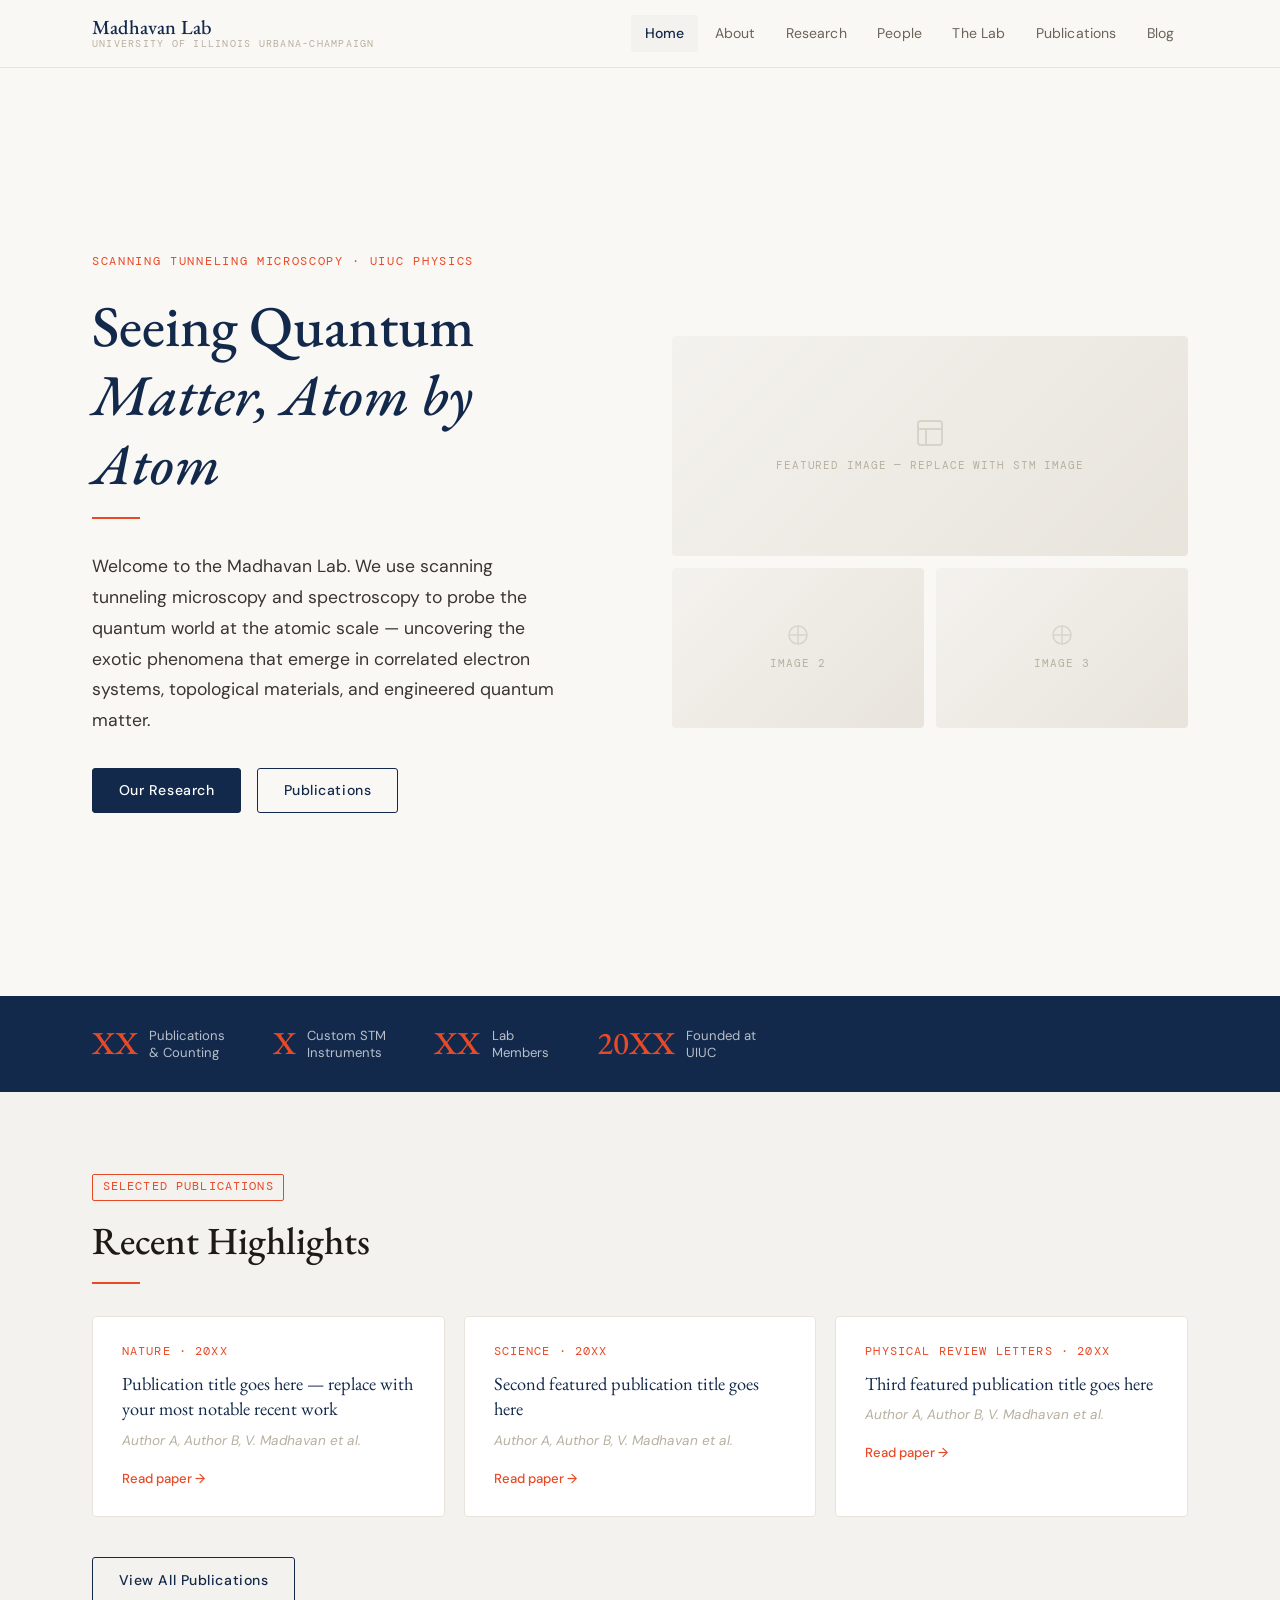
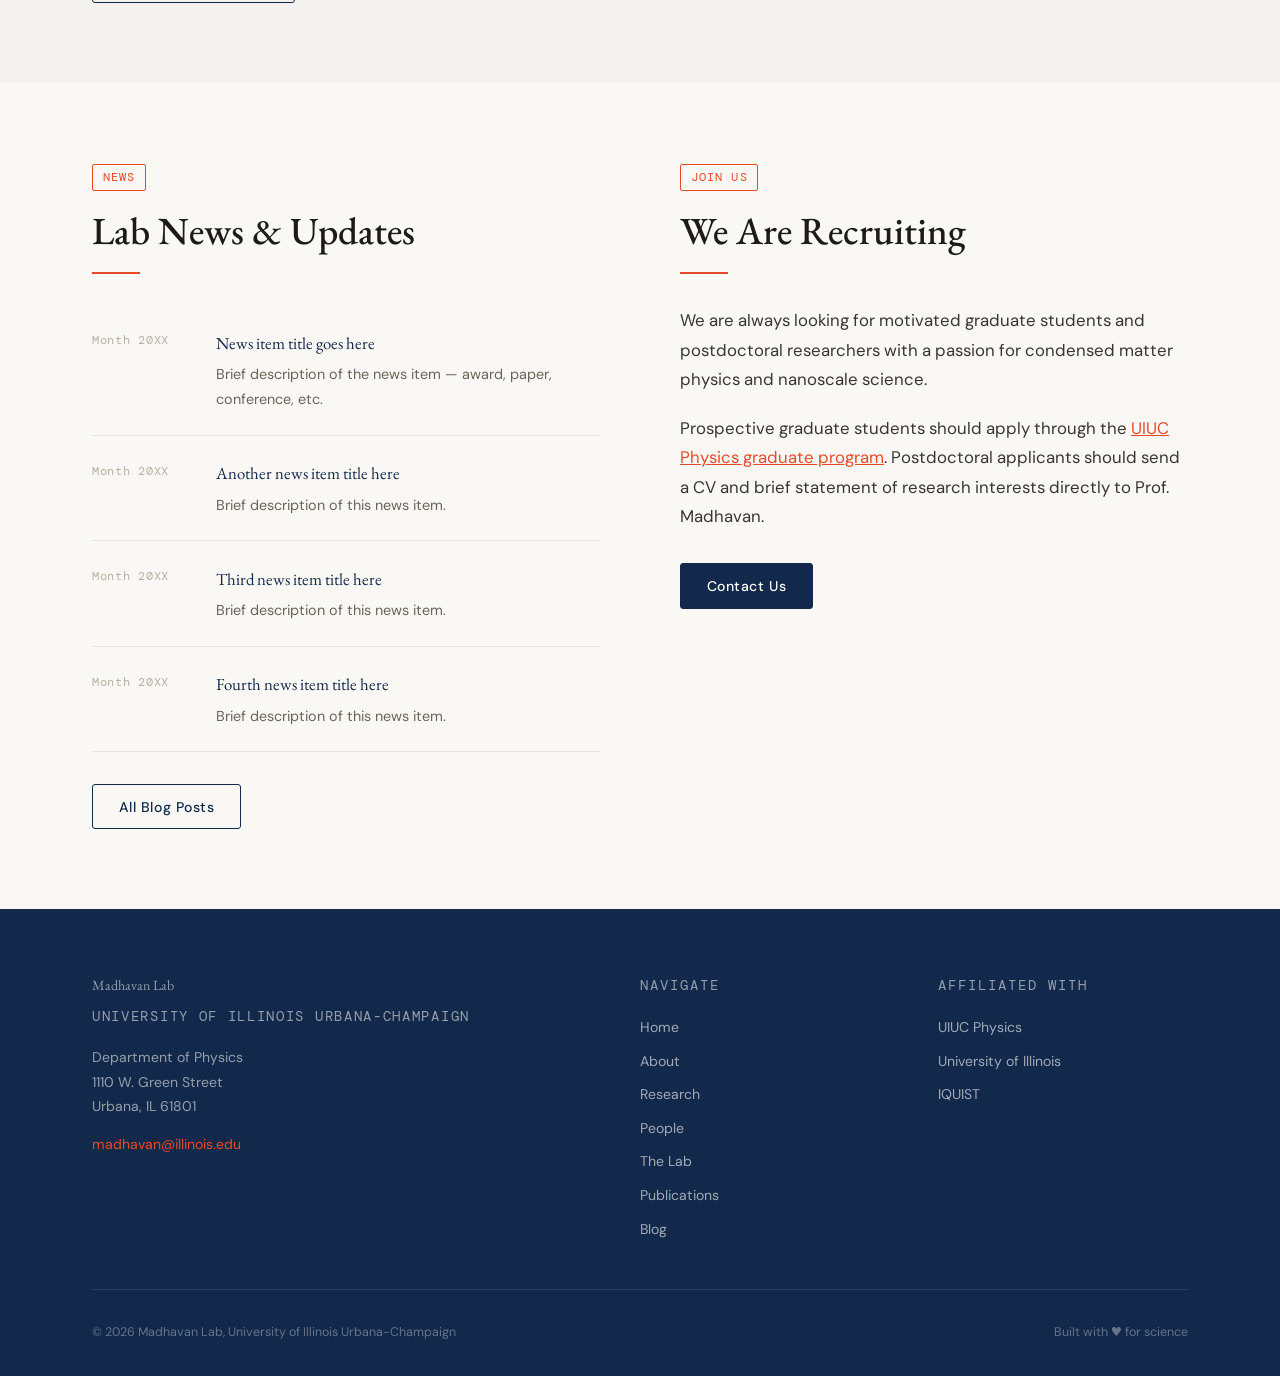
<file: index.html>
<!DOCTYPE html>
<html lang="en">
<head>
  <meta charset="UTF-8" />
  <meta name="viewport" content="width=device-width, initial-scale=1.0" />
  <title>Madhavan Lab — UIUC</title>
  <link rel="stylesheet" href="css/style.css" />
  <link rel="icon" href="images/favicon.png" type="image/png" />
</head>
<body>

<!-- ======== NAVIGATION ======== -->
<nav class="nav">
  <div class="nav__inner">
    <a href="index.html" class="nav__brand">
      <span class="nav__brand-name">Madhavan Lab</span>
      <span class="nav__brand-sub">University of Illinois Urbana-Champaign</span>
    </a>
    <button class="nav__toggle" aria-label="Toggle menu" aria-expanded="false">
      <span></span><span></span><span></span>
    </button>
    <ul class="nav__links">
      <li><a href="index.html">Home</a></li>
      <li><a href="pages/about.html">About</a></li>
      <li><a href="pages/research.html">Research</a></li>
      <li><a href="pages/people.html">People</a></li>
      <li><a href="pages/lab.html">The Lab</a></li>
      <li><a href="pages/publications.html">Publications</a></li>
      <li><a href="pages/blog.html">Blog</a></li>
    </ul>
  </div>
</nav>

<div class="page-wrap">

  <!-- ======== HERO ======== -->
  <section class="section" style="padding-top: 3rem; padding-bottom: 3rem;">
    <div class="container">
      <div class="home-hero">
        <div class="home-hero__text">
          <p class="eyebrow">Scanning Tunneling Microscopy · UIUC Physics</p>
          <h1 class="fade-up">Seeing Quantum<br><em>Matter, Atom by Atom</em></h1>
          <div class="divider fade-up fade-up-1"></div>
          <p class="fade-up fade-up-2">
            Welcome to the Madhavan Lab. We use scanning tunneling microscopy and spectroscopy
            to probe the quantum world at the atomic scale — uncovering the exotic phenomena
            that emerge in correlated electron systems, topological materials, and engineered quantum matter.
          </p>
          <div class="home-hero__btns fade-up fade-up-3">
            <a href="pages/research.html" class="btn btn--primary">Our Research</a>
            <a href="pages/publications.html" class="btn btn--outline">Publications</a>
          </div>
        </div>
        <div class="home-hero__images fade-up fade-up-4">
          <div class="home-hero__img-box">
            <!-- Replace src with your STM image -->
            <div class="img-placeholder" style="height:220px;">
              <svg width="32" height="32" fill="none" stroke="currentColor" stroke-width="1.5" viewBox="0 0 24 24"><rect x="3" y="3" width="18" height="18" rx="2"/><path d="M3 9h18M9 21V9"/></svg>
              Featured image — replace with STM image
            </div>
          </div>
          <div class="home-hero__img-box">
            <div class="img-placeholder" style="height:160px;">
              <svg width="24" height="24" fill="none" stroke="currentColor" stroke-width="1.5" viewBox="0 0 24 24"><circle cx="12" cy="12" r="9"/><path d="M12 3v18M3 12h18"/></svg>
              Image 2
            </div>
          </div>
          <div class="home-hero__img-box">
            <div class="img-placeholder" style="height:160px;">
              <svg width="24" height="24" fill="none" stroke="currentColor" stroke-width="1.5" viewBox="0 0 24 24"><circle cx="12" cy="12" r="9"/><path d="M12 3v18M3 12h18"/></svg>
              Image 3
            </div>
          </div>
        </div>
      </div>
    </div>
  </section>

  <!-- ======== STATS BAR ======== -->
  <div class="highlights-bar">
    <div class="container">
      <div class="highlights-bar__inner">
        <div class="highlights-bar__item">
          <span class="highlights-bar__num">XX</span>
          <span class="highlights-bar__label">Publications<br>& Counting</span>
        </div>
        <div class="highlights-bar__item">
          <span class="highlights-bar__num">X</span>
          <span class="highlights-bar__label">Custom STM<br>Instruments</span>
        </div>
        <div class="highlights-bar__item">
          <span class="highlights-bar__num">XX</span>
          <span class="highlights-bar__label">Lab<br>Members</span>
        </div>
        <div class="highlights-bar__item">
          <span class="highlights-bar__num">20XX</span>
          <span class="highlights-bar__label">Founded at<br>UIUC</span>
        </div>
      </div>
    </div>
  </div>

  <!-- ======== FEATURED PUBLICATIONS ======== -->
  <section class="section section--gray">
    <div class="container">
      <span class="tag">Selected Publications</span>
      <h2>Recent Highlights</h2>
      <div class="divider"></div>
      <div class="pubs-grid" style="margin-bottom: 2.5rem;">

        <div class="pub-card">
          <p class="pub-card__journal">Nature · 20XX</p>
          <p class="pub-card__title">Publication title goes here — replace with your most notable recent work</p>
          <p class="pub-card__authors">Author A, Author B, V. Madhavan <em>et al.</em></p>
          <a href="#" class="pub-card__link">Read paper →</a>
        </div>

        <div class="pub-card">
          <p class="pub-card__journal">Science · 20XX</p>
          <p class="pub-card__title">Second featured publication title goes here</p>
          <p class="pub-card__authors">Author A, Author B, V. Madhavan <em>et al.</em></p>
          <a href="#" class="pub-card__link">Read paper →</a>
        </div>

        <div class="pub-card">
          <p class="pub-card__journal">Physical Review Letters · 20XX</p>
          <p class="pub-card__title">Third featured publication title goes here</p>
          <p class="pub-card__authors">Author A, Author B, V. Madhavan <em>et al.</em></p>
          <a href="#" class="pub-card__link">Read paper →</a>
        </div>

      </div>
      <a href="pages/publications.html" class="btn btn--outline">View All Publications</a>
    </div>
  </section>

  <!-- ======== NEWS ======== -->
  <section class="section">
    <div class="container">
      <div class="two-col">
        <div>
          <span class="tag">News</span>
          <h2>Lab News &amp; Updates</h2>
          <div class="divider"></div>
          <div class="news-list">

            <div class="news-item">
              <span class="news-item__date">Month 20XX</span>
              <div>
                <p class="news-item__title">News item title goes here</p>
                <p class="news-item__excerpt">Brief description of the news item — award, paper, conference, etc.</p>
              </div>
            </div>

            <div class="news-item">
              <span class="news-item__date">Month 20XX</span>
              <div>
                <p class="news-item__title">Another news item title here</p>
                <p class="news-item__excerpt">Brief description of this news item.</p>
              </div>
            </div>

            <div class="news-item">
              <span class="news-item__date">Month 20XX</span>
              <div>
                <p class="news-item__title">Third news item title here</p>
                <p class="news-item__excerpt">Brief description of this news item.</p>
              </div>
            </div>

            <div class="news-item">
              <span class="news-item__date">Month 20XX</span>
              <div>
                <p class="news-item__title">Fourth news item title here</p>
                <p class="news-item__excerpt">Brief description of this news item.</p>
              </div>
            </div>

          </div>
          <a href="pages/blog.html" style="margin-top: 2rem; display: inline-block;" class="btn btn--outline">All Blog Posts</a>
        </div>
        <div>
          <span class="tag">Join Us</span>
          <h2>We Are Recruiting</h2>
          <div class="divider"></div>
          <p style="margin-bottom: 1.2rem;">
            We are always looking for motivated graduate students and postdoctoral researchers
            with a passion for condensed matter physics and nanoscale science.
          </p>
          <p style="margin-bottom: 2rem;">
            Prospective graduate students should apply through the
            <a href="https://physics.illinois.edu/graduate" style="color: var(--orange); text-decoration: underline;">UIUC Physics graduate program</a>.
            Postdoctoral applicants should send a CV and brief statement of research interests
            directly to Prof. Madhavan.
          </p>
          <a href="mailto:madhavan@illinois.edu" class="btn btn--primary">Contact Us</a>
        </div>
      </div>
    </div>
  </section>

</div><!-- end page-wrap -->

<!-- ======== FOOTER ======== -->
<footer class="footer">
  <div class="container">
    <div class="footer__inner">
      <div>
        <p class="footer__brand-name">Madhavan Lab</p>
        <p class="footer__brand-sub">University of Illinois Urbana-Champaign</p>
        <p>Department of Physics<br>1110 W. Green Street<br>Urbana, IL 61801</p>
        <p style="margin-top: 0.8rem;"><a href="mailto:madhavan@illinois.edu" style="color: var(--orange);">madhavan@illinois.edu</a></p>
      </div>
      <div>
        <p class="footer__heading">Navigate</p>
        <ul class="footer__links">
          <li><a href="index.html">Home</a></li>
          <li><a href="pages/about.html">About</a></li>
          <li><a href="pages/research.html">Research</a></li>
          <li><a href="pages/people.html">People</a></li>
          <li><a href="pages/lab.html">The Lab</a></li>
          <li><a href="pages/publications.html">Publications</a></li>
          <li><a href="pages/blog.html">Blog</a></li>
        </ul>
      </div>
      <div>
        <p class="footer__heading">Affiliated With</p>
        <ul class="footer__links">
          <li><a href="https://physics.illinois.edu" target="_blank">UIUC Physics</a></li>
          <li><a href="https://illinois.edu" target="_blank">University of Illinois</a></li>
          <li><a href="https://iquist.illinois.edu" target="_blank">IQUIST</a></li>
        </ul>
      </div>
    </div>
    <div class="footer__bottom">
      <p>© <span id="yr"></span> Madhavan Lab, University of Illinois Urbana-Champaign</p>
      <p>Built with ♥ for science</p>
    </div>
  </div>
</footer>

<script src="js/main.js"></script>
<script>document.getElementById('yr').textContent = new Date().getFullYear();</script>
</body>
</html>
</file>
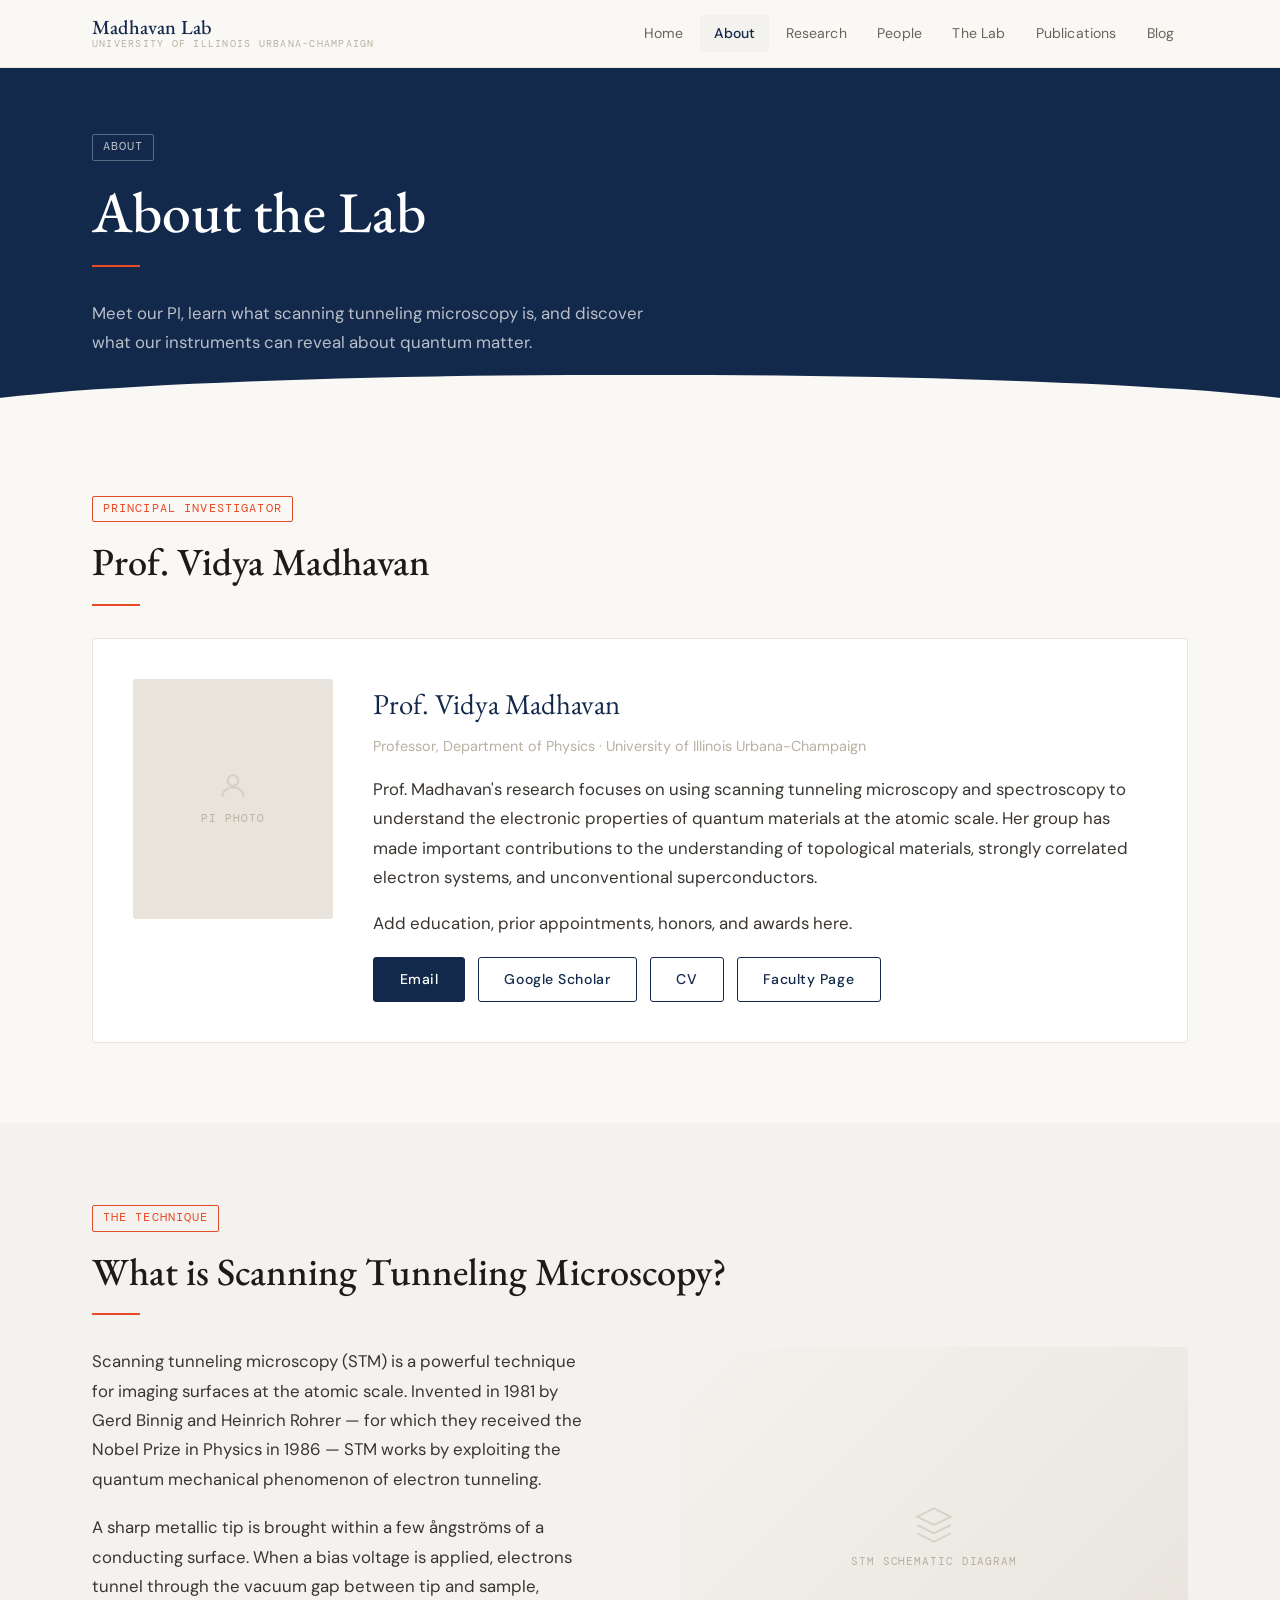
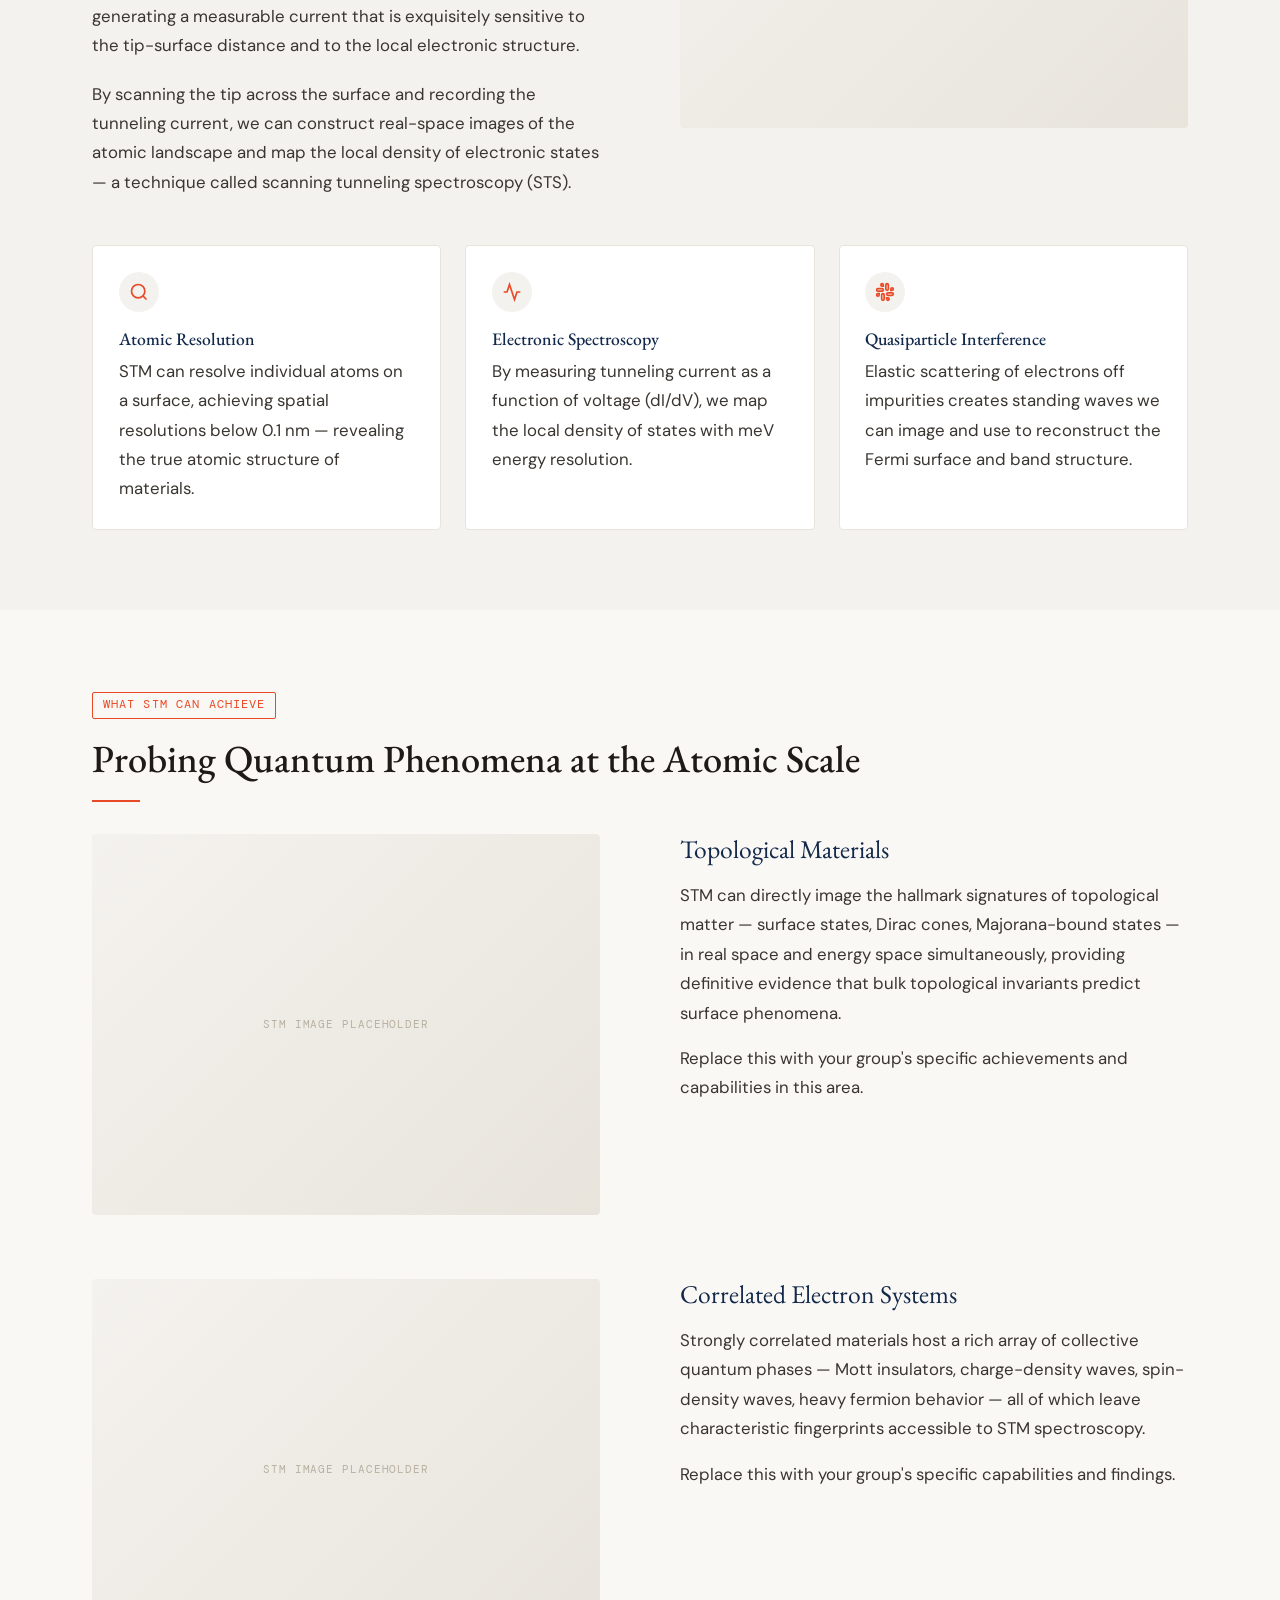
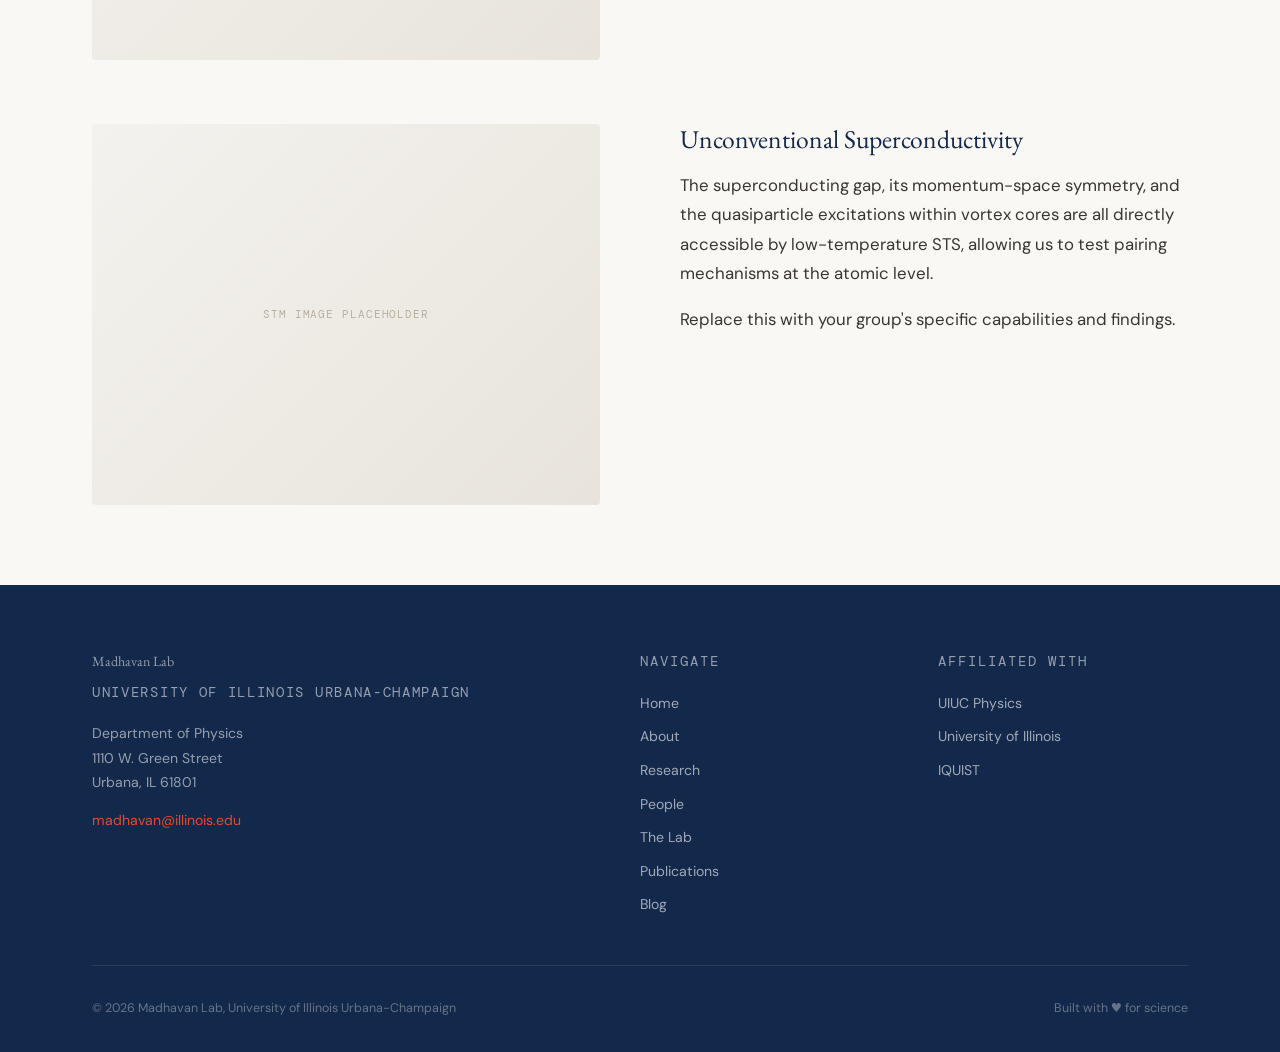
<file: pages/about.html>
<!DOCTYPE html>
<html lang="en">
<head>
  <meta charset="UTF-8" />
  <meta name="viewport" content="width=device-width, initial-scale=1.0" />
  <title>About — Madhavan Lab</title>
  <link rel="stylesheet" href="../css/style.css" />
  <link rel="icon" href="../images/favicon.png" type="image/png" />
</head>
<body>

<nav class="nav">
  <div class="nav__inner">
    <a href="../index.html" class="nav__brand">
      <span class="nav__brand-name">Madhavan Lab</span>
      <span class="nav__brand-sub">University of Illinois Urbana-Champaign</span>
    </a>
    <button class="nav__toggle" aria-label="Toggle menu" aria-expanded="false">
      <span></span><span></span><span></span>
    </button>
    <ul class="nav__links">
      <li><a href="../index.html">Home</a></li>
      <li><a href="about.html">About</a></li>
      <li><a href="research.html">Research</a></li>
      <li><a href="people.html">People</a></li>
      <li><a href="lab.html">The Lab</a></li>
      <li><a href="publications.html">Publications</a></li>
      <li><a href="blog.html">Blog</a></li>
    </ul>
  </div>
</nav>

<div class="page-wrap">

  <!-- HERO -->
  <div class="page-hero">
    <div class="container fade-up">
      <span class="tag" style="border-color: rgba(255,255,255,0.3); color: rgba(255,255,255,0.7);">About</span>
      <h1>About the Lab</h1>
      <div class="divider"></div>
      <p>Meet our PI, learn what scanning tunneling microscopy is, and discover what our instruments can reveal about quantum matter.</p>
    </div>
  </div>

  <!-- PI SECTION -->
  <section class="section">
    <div class="container">
      <span class="tag">Principal Investigator</span>
      <h2>Prof. Vidya Madhavan</h2>
      <div class="divider"></div>
      <div class="pi-card">
        <!-- Replace src with PI photo -->
        <div class="img-placeholder pi-card__photo" style="height: 240px; width: 200px; border-radius: 3px;">
          <svg width="32" height="32" fill="none" stroke="currentColor" stroke-width="1.5" viewBox="0 0 24 24"><circle cx="12" cy="8" r="4"/><path d="M4 20c0-4 3.6-7 8-7s8 3 8 7"/></svg>
          PI Photo
        </div>
        <div>
          <p class="pi-card__name">Prof. Vidya Madhavan</p>
          <p class="pi-card__title">Professor, Department of Physics · University of Illinois Urbana-Champaign</p>
          <p style="margin-bottom: 1rem;">
            <!-- Replace with PI bio -->
            Prof. Madhavan's research focuses on using scanning tunneling microscopy and
            spectroscopy to understand the electronic properties of quantum materials at the
            atomic scale. Her group has made important contributions to the understanding of
            topological materials, strongly correlated electron systems, and unconventional
            superconductors.
          </p>
          <p style="margin-bottom: 1rem;">
            <!-- Add more bio details here -->
            Add education, prior appointments, honors, and awards here.
          </p>
          <div class="pi-card__links">
            <a href="mailto:madhavan@illinois.edu" class="btn btn--primary">Email</a>
            <a href="#" class="btn btn--outline">Google Scholar</a>
            <a href="#" class="btn btn--outline">CV</a>
            <a href="https://physics.illinois.edu" target="_blank" class="btn btn--outline">Faculty Page</a>
          </div>
        </div>
      </div>
    </div>
  </section>

  <!-- WHAT IS STM -->
  <section class="section section--gray">
    <div class="container">
      <span class="tag">The Technique</span>
      <h2>What is Scanning Tunneling Microscopy?</h2>
      <div class="divider"></div>
      <div class="two-col" style="margin-bottom: 3rem;">
        <div>
          <p style="margin-bottom: 1.2rem;">
            Scanning tunneling microscopy (STM) is a powerful technique for imaging surfaces
            at the atomic scale. Invented in 1981 by Gerd Binnig and Heinrich Rohrer — for which
            they received the Nobel Prize in Physics in 1986 — STM works by exploiting the
            quantum mechanical phenomenon of electron tunneling.
          </p>
          <p style="margin-bottom: 1.2rem;">
            A sharp metallic tip is brought within a few ångströms of a conducting surface.
            When a bias voltage is applied, electrons tunnel through the vacuum gap between tip
            and sample, generating a measurable current that is exquisitely sensitive to the
            tip-surface distance and to the local electronic structure.
          </p>
          <p>
            By scanning the tip across the surface and recording the tunneling current,
            we can construct real-space images of the atomic landscape and map the local
            density of electronic states — a technique called scanning tunneling spectroscopy (STS).
          </p>
        </div>
        <div class="two-col__media">
          <!-- Replace with an STM schematic or image -->
          <div class="img-placeholder" style="height: 100%; min-height: 260px;">
            <svg width="40" height="40" fill="none" stroke="currentColor" stroke-width="1.2" viewBox="0 0 24 24"><path d="M12 2L2 7l10 5 10-5-10-5zM2 17l10 5 10-5M2 12l10 5 10-5"/></svg>
            STM schematic diagram
          </div>
        </div>
      </div>

      <!-- STM CAPABILITY CARDS -->
      <div class="stm-explainer">
        <div class="stm-explainer__card">
          <div class="stm-explainer__icon">
            <svg width="20" height="20" fill="none" stroke="currentColor" stroke-width="2" viewBox="0 0 24 24"><circle cx="11" cy="11" r="8"/><path d="m21 21-4.35-4.35"/></svg>
          </div>
          <h4>Atomic Resolution</h4>
          <p>STM can resolve individual atoms on a surface, achieving spatial resolutions below 0.1 nm — revealing the true atomic structure of materials.</p>
        </div>
        <div class="stm-explainer__card">
          <div class="stm-explainer__icon">
            <svg width="20" height="20" fill="none" stroke="currentColor" stroke-width="2" viewBox="0 0 24 24"><polyline points="22 12 18 12 15 21 9 3 6 12 2 12"/></svg>
          </div>
          <h4>Electronic Spectroscopy</h4>
          <p>By measuring tunneling current as a function of voltage (dI/dV), we map the local density of states with meV energy resolution.</p>
        </div>
        <div class="stm-explainer__card">
          <div class="stm-explainer__icon">
            <svg width="20" height="20" fill="none" stroke="currentColor" stroke-width="2" viewBox="0 0 24 24"><path d="M14.5 10c-.83 0-1.5-.67-1.5-1.5v-5c0-.83.67-1.5 1.5-1.5s1.5.67 1.5 1.5v5c0 .83-.67 1.5-1.5 1.5z"/><path d="M20.5 10H19V8.5c0-.83.67-1.5 1.5-1.5s1.5.67 1.5 1.5-.67 1.5-1.5 1.5z"/><path d="M9.5 14c.83 0 1.5.67 1.5 1.5v5c0 .83-.67 1.5-1.5 1.5S8 21.33 8 20.5v-5c0-.83.67-1.5 1.5-1.5z"/><path d="M3.5 14H5v1.5c0 .83-.67 1.5-1.5 1.5S2 16.33 2 15.5 2.67 14 3.5 14z"/><path d="M14 14.5c0-.83.67-1.5 1.5-1.5h5c.83 0 1.5.67 1.5 1.5s-.67 1.5-1.5 1.5h-5c-.83 0-1.5-.67-1.5-1.5z"/><path d="M15.5 19H14v1.5c0 .83.67 1.5 1.5 1.5s1.5-.67 1.5-1.5-.67-1.5-1.5-1.5z"/><path d="M10 9.5C10 8.67 9.33 8 8.5 8h-5C2.67 8 2 8.67 2 9.5S2.67 11 3.5 11h5c.83 0 1.5-.67 1.5-1.5z"/><path d="M8.5 5H10V3.5C10 2.67 9.33 2 8.5 2S7 2.67 7 3.5 7.67 5 8.5 5z"/></svg>
          </div>
          <h4>Quasiparticle Interference</h4>
          <p>Elastic scattering of electrons off impurities creates standing waves we can image and use to reconstruct the Fermi surface and band structure.</p>
        </div>
      </div>
    </div>
  </section>

  <!-- STM ACHIEVES -->
  <section class="section">
    <div class="container">
      <span class="tag">What STM Can Achieve</span>
      <h2>Probing Quantum Phenomena at the Atomic Scale</h2>
      <div class="divider"></div>
      <div class="two-col two-col--reverse" style="margin-bottom: 4rem;">
        <div>
          <h3 style="color: var(--blue); margin-bottom: 1rem;">Topological Materials</h3>
          <p style="margin-bottom: 1rem;">
            STM can directly image the hallmark signatures of topological matter — surface states,
            Dirac cones, Majorana-bound states — in real space and energy space simultaneously,
            providing definitive evidence that bulk topological invariants predict surface phenomena.
          </p>
          <p>Replace this with your group's specific achievements and capabilities in this area.</p>
        </div>
        <div class="two-col__media">
          <div class="img-placeholder" style="height: 100%; min-height: 240px;">STM image placeholder</div>
        </div>
      </div>
      <div class="two-col" style="margin-bottom: 4rem;">
        <div class="two-col__media">
          <div class="img-placeholder" style="height: 100%; min-height: 240px;">STM image placeholder</div>
        </div>
        <div>
          <h3 style="color: var(--blue); margin-bottom: 1rem;">Correlated Electron Systems</h3>
          <p style="margin-bottom: 1rem;">
            Strongly correlated materials host a rich array of collective quantum phases — Mott
            insulators, charge-density waves, spin-density waves, heavy fermion behavior — all of
            which leave characteristic fingerprints accessible to STM spectroscopy.
          </p>
          <p>Replace this with your group's specific capabilities and findings.</p>
        </div>
      </div>
      <div class="two-col two-col--reverse">
        <div>
          <h3 style="color: var(--blue); margin-bottom: 1rem;">Unconventional Superconductivity</h3>
          <p style="margin-bottom: 1rem;">
            The superconducting gap, its momentum-space symmetry, and the quasiparticle
            excitations within vortex cores are all directly accessible by low-temperature STS,
            allowing us to test pairing mechanisms at the atomic level.
          </p>
          <p>Replace this with your group's specific capabilities and findings.</p>
        </div>
        <div class="two-col__media">
          <div class="img-placeholder" style="height: 100%; min-height: 240px;">STM image placeholder</div>
        </div>
      </div>
    </div>
  </section>

</div>

<footer class="footer">
  <div class="container">
    <div class="footer__inner">
      <div>
        <p class="footer__brand-name">Madhavan Lab</p>
        <p class="footer__brand-sub">University of Illinois Urbana-Champaign</p>
        <p>Department of Physics<br>1110 W. Green Street<br>Urbana, IL 61801</p>
        <p style="margin-top: 0.8rem;"><a href="mailto:madhavan@illinois.edu" style="color: var(--orange);">madhavan@illinois.edu</a></p>
      </div>
      <div>
        <p class="footer__heading">Navigate</p>
        <ul class="footer__links">
          <li><a href="../index.html">Home</a></li>
          <li><a href="about.html">About</a></li>
          <li><a href="research.html">Research</a></li>
          <li><a href="people.html">People</a></li>
          <li><a href="lab.html">The Lab</a></li>
          <li><a href="publications.html">Publications</a></li>
          <li><a href="blog.html">Blog</a></li>
        </ul>
      </div>
      <div>
        <p class="footer__heading">Affiliated With</p>
        <ul class="footer__links">
          <li><a href="https://physics.illinois.edu" target="_blank">UIUC Physics</a></li>
          <li><a href="https://illinois.edu" target="_blank">University of Illinois</a></li>
          <li><a href="https://iquist.illinois.edu" target="_blank">IQUIST</a></li>
        </ul>
      </div>
    </div>
    <div class="footer__bottom">
      <p>© <span id="yr"></span> Madhavan Lab, University of Illinois Urbana-Champaign</p>
      <p>Built with ♥ for science</p>
    </div>
  </div>
</footer>

<script src="../js/main.js"></script>
<script>document.getElementById('yr').textContent = new Date().getFullYear();</script>
</body>
</html>
</file>
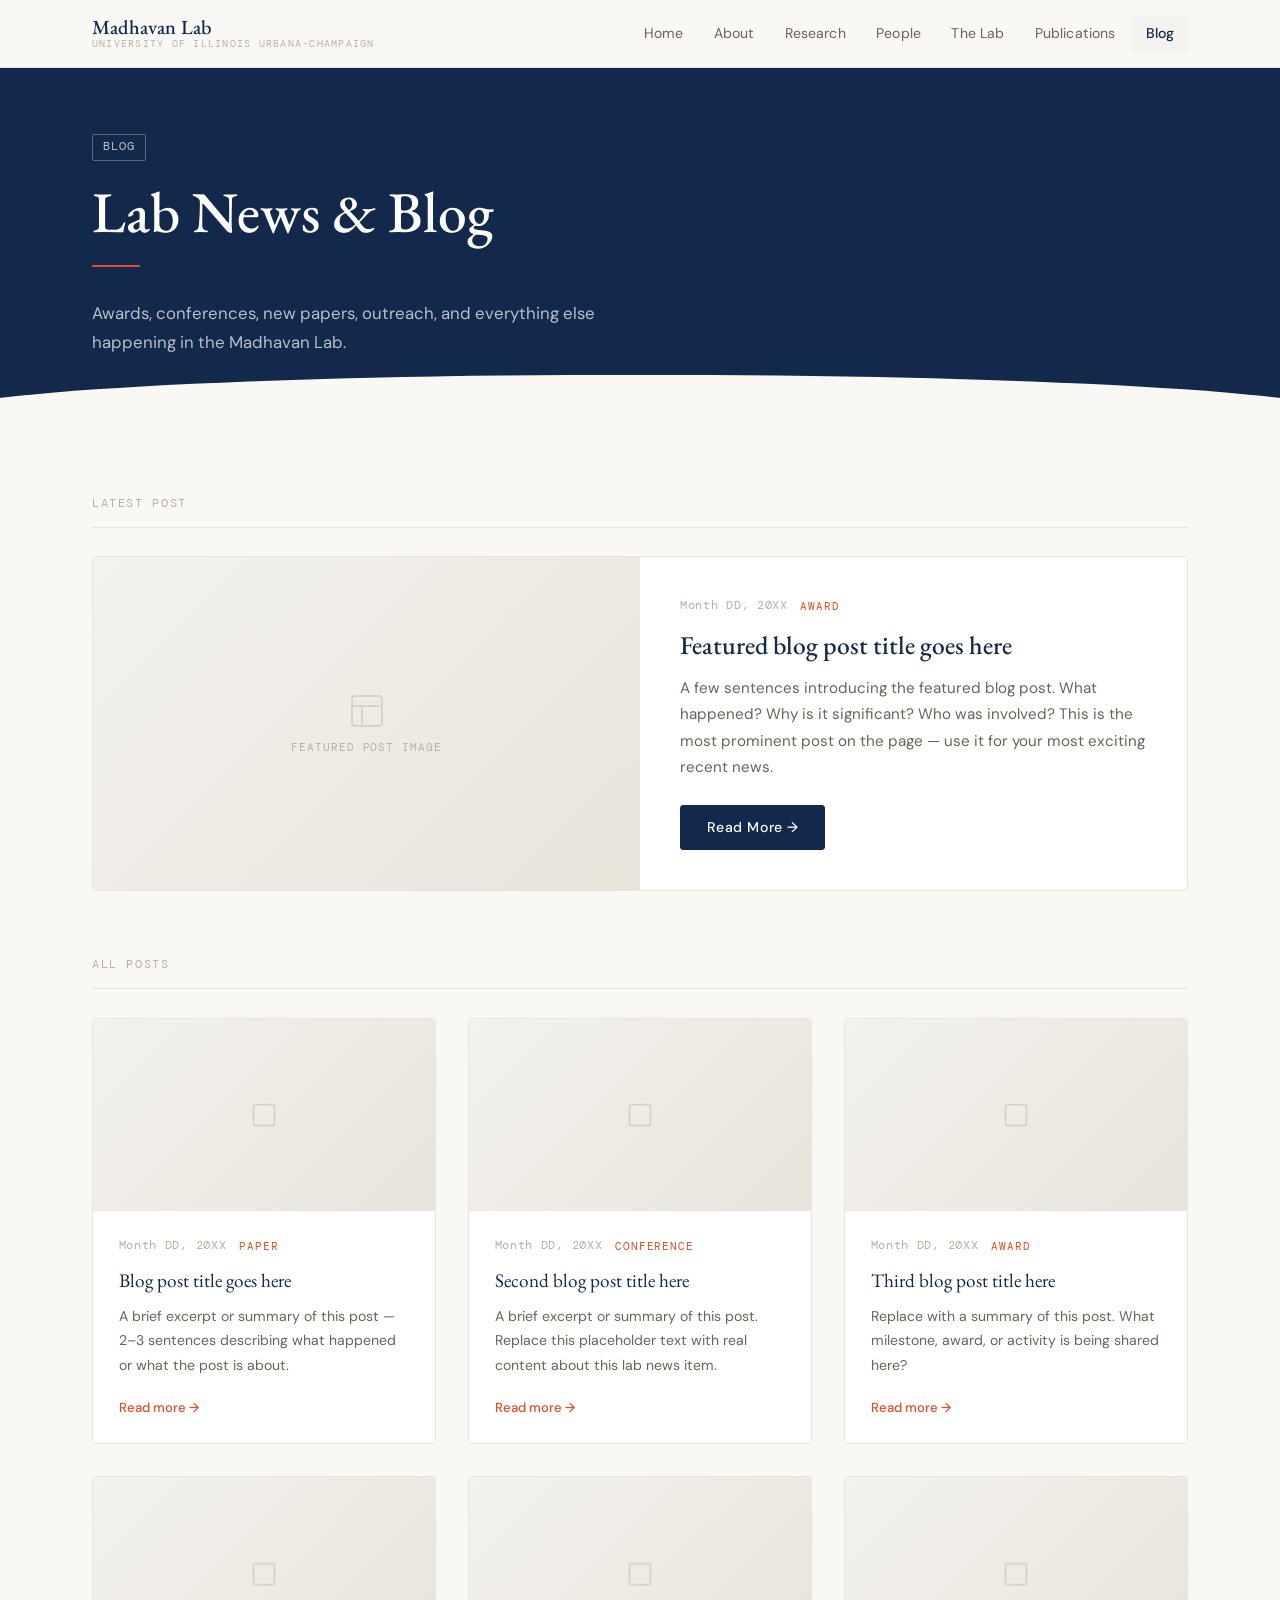
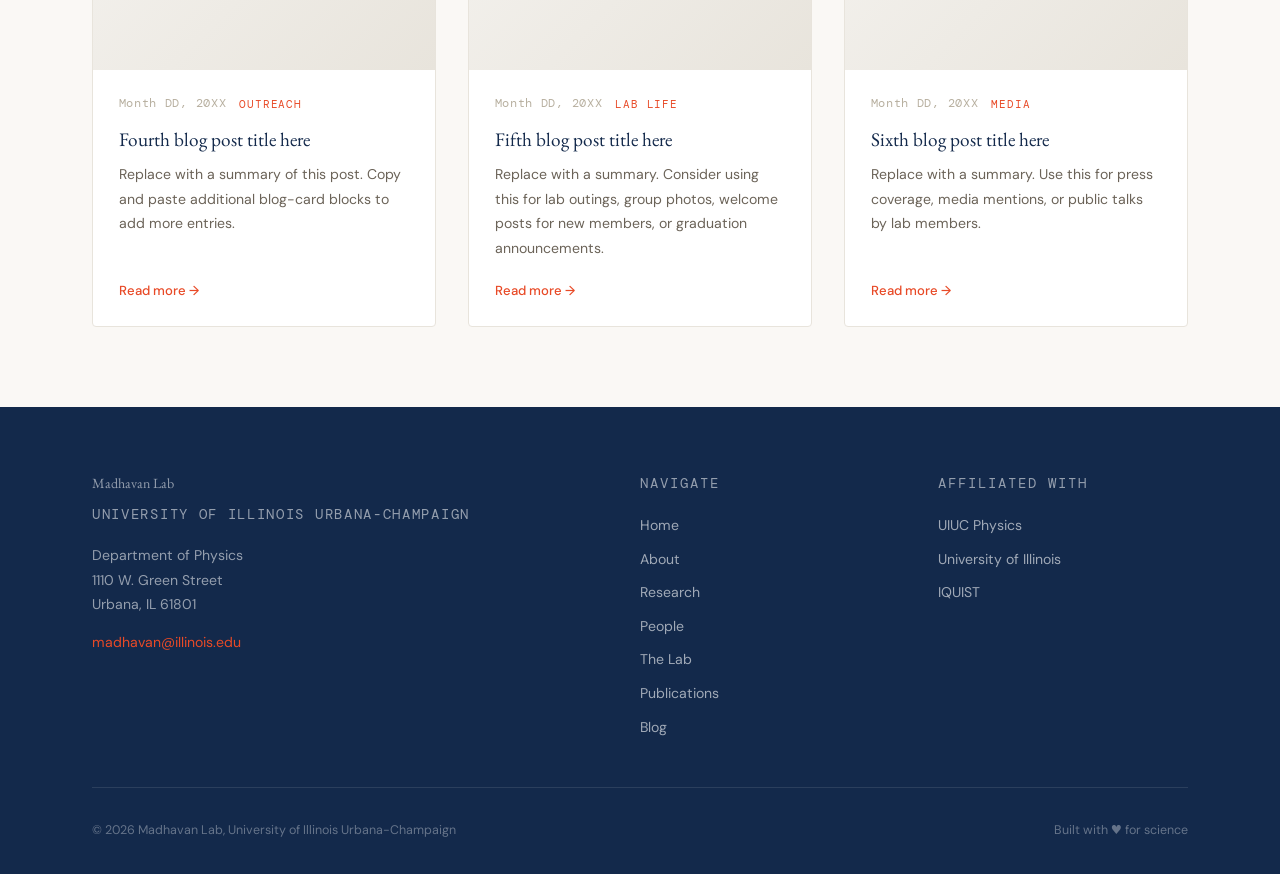
<file: pages/blog.html>
<!DOCTYPE html>
<html lang="en">
<head>
  <meta charset="UTF-8" />
  <meta name="viewport" content="width=device-width, initial-scale=1.0" />
  <title>Blog — Madhavan Lab</title>
  <link rel="stylesheet" href="../css/style.css" />
  <link rel="icon" href="../images/favicon.png" type="image/png" />
</head>
<body>

<nav class="nav">
  <div class="nav__inner">
    <a href="../index.html" class="nav__brand">
      <span class="nav__brand-name">Madhavan Lab</span>
      <span class="nav__brand-sub">University of Illinois Urbana-Champaign</span>
    </a>
    <button class="nav__toggle" aria-label="Toggle menu" aria-expanded="false">
      <span></span><span></span><span></span>
    </button>
    <ul class="nav__links">
      <li><a href="../index.html">Home</a></li>
      <li><a href="about.html">About</a></li>
      <li><a href="research.html">Research</a></li>
      <li><a href="people.html">People</a></li>
      <li><a href="lab.html">The Lab</a></li>
      <li><a href="publications.html">Publications</a></li>
      <li><a href="blog.html">Blog</a></li>
    </ul>
  </div>
</nav>

<div class="page-wrap">

  <!-- HERO -->
  <div class="page-hero">
    <div class="container fade-up">
      <span class="tag" style="border-color: rgba(255,255,255,0.3); color: rgba(255,255,255,0.7);">Blog</span>
      <h1>Lab News &amp; Blog</h1>
      <div class="divider"></div>
      <p>Awards, conferences, new papers, outreach, and everything else happening in the Madhavan Lab.</p>
    </div>
  </div>

  <section class="section">
    <div class="container">

      <!-- FEATURED POST -->
      <div style="margin-bottom: 4rem;">
        <p class="people-section-title">Latest Post</p>
        <div style="background: white; border: 1px solid var(--gray-2); border-radius: 4px; overflow: hidden; display: grid; grid-template-columns: 1fr 1fr; min-height: 300px;">
          <div class="img-placeholder" style="height: 100%; min-height: 280px;">
            <svg width="40" height="40" fill="none" stroke="currentColor" stroke-width="1.2" viewBox="0 0 24 24"><rect x="3" y="3" width="18" height="18" rx="2"/><path d="M3 9h18M9 21V9"/></svg>
            Featured post image
          </div>
          <div style="padding: 2.5rem;">
            <div class="blog-card__meta">
              <span class="blog-card__date">Month DD, 20XX</span>
              <span class="blog-card__category">Award</span>
            </div>
            <h2 style="font-family: var(--serif); color: var(--blue); font-size: 1.6rem; margin-bottom: 0.8rem; line-height: 1.3;">
              Featured blog post title goes here
            </h2>
            <p style="font-size: 0.95rem; color: var(--gray-4); margin-bottom: 1.5rem; line-height: 1.75;">
              A few sentences introducing the featured blog post. What happened? Why is it
              significant? Who was involved? This is the most prominent post on the page —
              use it for your most exciting recent news.
            </p>
            <a href="#" class="btn btn--primary">Read More →</a>
          </div>
        </div>
      </div>

      <!-- BLOG GRID -->
      <p class="people-section-title">All Posts</p>
      <div class="blog-grid">

        <!-- Post 1 -->
        <div class="blog-card">
          <div class="blog-card__img">
            <div class="img-placeholder" style="height: 100%; min-height: 180px;">
              <svg width="28" height="28" fill="none" stroke="currentColor" stroke-width="1.5" viewBox="0 0 24 24"><rect x="3" y="3" width="18" height="18" rx="2"/></svg>
            </div>
          </div>
          <div class="blog-card__body">
            <div class="blog-card__meta">
              <span class="blog-card__date">Month DD, 20XX</span>
              <span class="blog-card__category">Paper</span>
            </div>
            <p class="blog-card__title">Blog post title goes here</p>
            <p class="blog-card__excerpt">
              A brief excerpt or summary of this post — 2–3 sentences describing what happened
              or what the post is about.
            </p>
            <a href="#" class="blog-card__read">Read more →</a>
          </div>
        </div>

        <!-- Post 2 -->
        <div class="blog-card">
          <div class="blog-card__img">
            <div class="img-placeholder" style="height: 100%; min-height: 180px;">
              <svg width="28" height="28" fill="none" stroke="currentColor" stroke-width="1.5" viewBox="0 0 24 24"><rect x="3" y="3" width="18" height="18" rx="2"/></svg>
            </div>
          </div>
          <div class="blog-card__body">
            <div class="blog-card__meta">
              <span class="blog-card__date">Month DD, 20XX</span>
              <span class="blog-card__category">Conference</span>
            </div>
            <p class="blog-card__title">Second blog post title here</p>
            <p class="blog-card__excerpt">
              A brief excerpt or summary of this post. Replace this placeholder text with
              real content about this lab news item.
            </p>
            <a href="#" class="blog-card__read">Read more →</a>
          </div>
        </div>

        <!-- Post 3 -->
        <div class="blog-card">
          <div class="blog-card__img">
            <div class="img-placeholder" style="height: 100%; min-height: 180px;">
              <svg width="28" height="28" fill="none" stroke="currentColor" stroke-width="1.5" viewBox="0 0 24 24"><rect x="3" y="3" width="18" height="18" rx="2"/></svg>
            </div>
          </div>
          <div class="blog-card__body">
            <div class="blog-card__meta">
              <span class="blog-card__date">Month DD, 20XX</span>
              <span class="blog-card__category">Award</span>
            </div>
            <p class="blog-card__title">Third blog post title here</p>
            <p class="blog-card__excerpt">
              Replace with a summary of this post. What milestone, award, or activity
              is being shared here?
            </p>
            <a href="#" class="blog-card__read">Read more →</a>
          </div>
        </div>

        <!-- Post 4 -->
        <div class="blog-card">
          <div class="blog-card__img">
            <div class="img-placeholder" style="height: 100%; min-height: 180px;">
              <svg width="28" height="28" fill="none" stroke="currentColor" stroke-width="1.5" viewBox="0 0 24 24"><rect x="3" y="3" width="18" height="18" rx="2"/></svg>
            </div>
          </div>
          <div class="blog-card__body">
            <div class="blog-card__meta">
              <span class="blog-card__date">Month DD, 20XX</span>
              <span class="blog-card__category">Outreach</span>
            </div>
            <p class="blog-card__title">Fourth blog post title here</p>
            <p class="blog-card__excerpt">
              Replace with a summary of this post. Copy and paste additional blog-card
              blocks to add more entries.
            </p>
            <a href="#" class="blog-card__read">Read more →</a>
          </div>
        </div>

        <!-- Post 5 -->
        <div class="blog-card">
          <div class="blog-card__img">
            <div class="img-placeholder" style="height: 100%; min-height: 180px;">
              <svg width="28" height="28" fill="none" stroke="currentColor" stroke-width="1.5" viewBox="0 0 24 24"><rect x="3" y="3" width="18" height="18" rx="2"/></svg>
            </div>
          </div>
          <div class="blog-card__body">
            <div class="blog-card__meta">
              <span class="blog-card__date">Month DD, 20XX</span>
              <span class="blog-card__category">Lab Life</span>
            </div>
            <p class="blog-card__title">Fifth blog post title here</p>
            <p class="blog-card__excerpt">
              Replace with a summary. Consider using this for lab outings, group photos,
              welcome posts for new members, or graduation announcements.
            </p>
            <a href="#" class="blog-card__read">Read more →</a>
          </div>
        </div>

        <!-- Post 6 -->
        <div class="blog-card">
          <div class="blog-card__img">
            <div class="img-placeholder" style="height: 100%; min-height: 180px;">
              <svg width="28" height="28" fill="none" stroke="currentColor" stroke-width="1.5" viewBox="0 0 24 24"><rect x="3" y="3" width="18" height="18" rx="2"/></svg>
            </div>
          </div>
          <div class="blog-card__body">
            <div class="blog-card__meta">
              <span class="blog-card__date">Month DD, 20XX</span>
              <span class="blog-card__category">Media</span>
            </div>
            <p class="blog-card__title">Sixth blog post title here</p>
            <p class="blog-card__excerpt">
              Replace with a summary. Use this for press coverage, media mentions,
              or public talks by lab members.
            </p>
            <a href="#" class="blog-card__read">Read more →</a>
          </div>
        </div>

      </div><!-- end blog-grid -->

    </div>
  </section>

</div>

<footer class="footer">
  <div class="container">
    <div class="footer__inner">
      <div>
        <p class="footer__brand-name">Madhavan Lab</p>
        <p class="footer__brand-sub">University of Illinois Urbana-Champaign</p>
        <p>Department of Physics<br>1110 W. Green Street<br>Urbana, IL 61801</p>
        <p style="margin-top: 0.8rem;"><a href="mailto:madhavan@illinois.edu" style="color: var(--orange);">madhavan@illinois.edu</a></p>
      </div>
      <div>
        <p class="footer__heading">Navigate</p>
        <ul class="footer__links">
          <li><a href="../index.html">Home</a></li>
          <li><a href="about.html">About</a></li>
          <li><a href="research.html">Research</a></li>
          <li><a href="people.html">People</a></li>
          <li><a href="lab.html">The Lab</a></li>
          <li><a href="publications.html">Publications</a></li>
          <li><a href="blog.html">Blog</a></li>
        </ul>
      </div>
      <div>
        <p class="footer__heading">Affiliated With</p>
        <ul class="footer__links">
          <li><a href="https://physics.illinois.edu" target="_blank">UIUC Physics</a></li>
          <li><a href="https://illinois.edu" target="_blank">University of Illinois</a></li>
          <li><a href="https://iquist.illinois.edu" target="_blank">IQUIST</a></li>
        </ul>
      </div>
    </div>
    <div class="footer__bottom">
      <p>© <span id="yr"></span> Madhavan Lab, University of Illinois Urbana-Champaign</p>
      <p>Built with ♥ for science</p>
    </div>
  </div>
</footer>

<script src="../js/main.js"></script>
<script>document.getElementById('yr').textContent = new Date().getFullYear();</script>
</body>
</html>
</file>
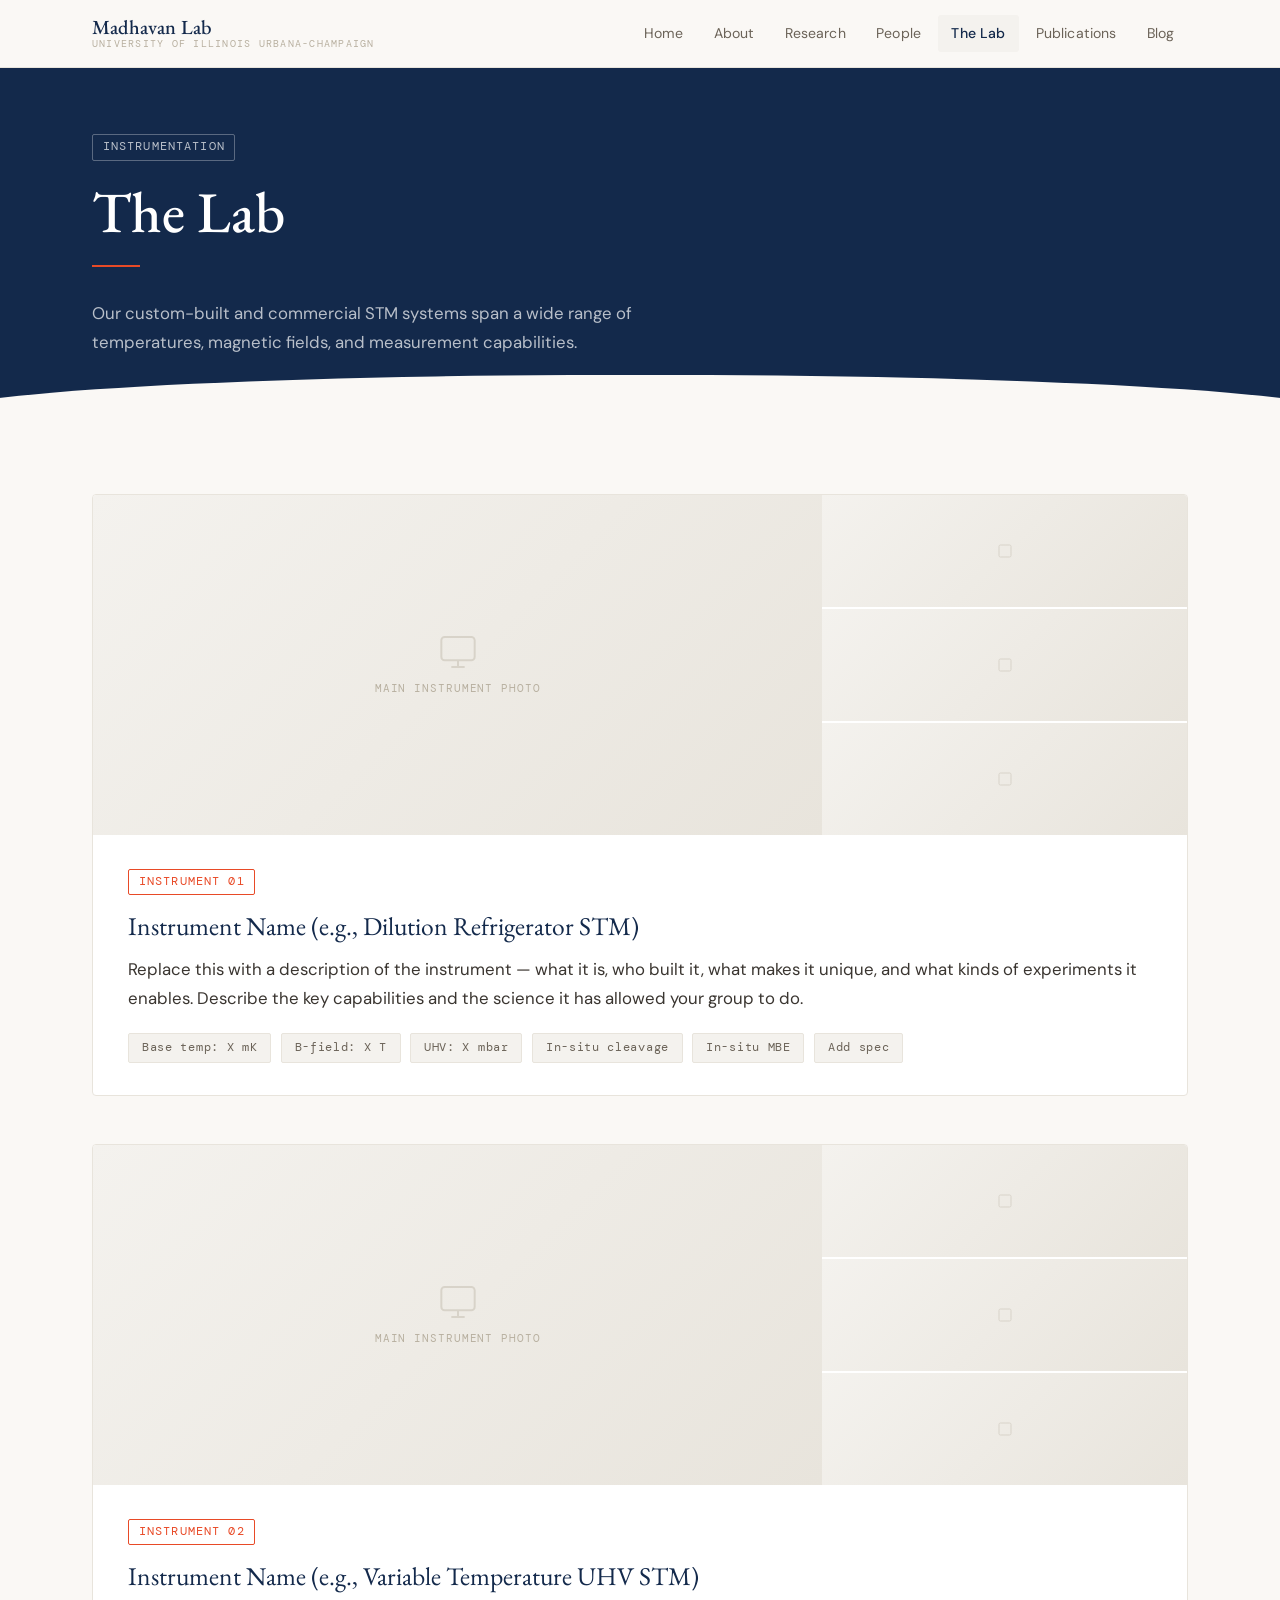
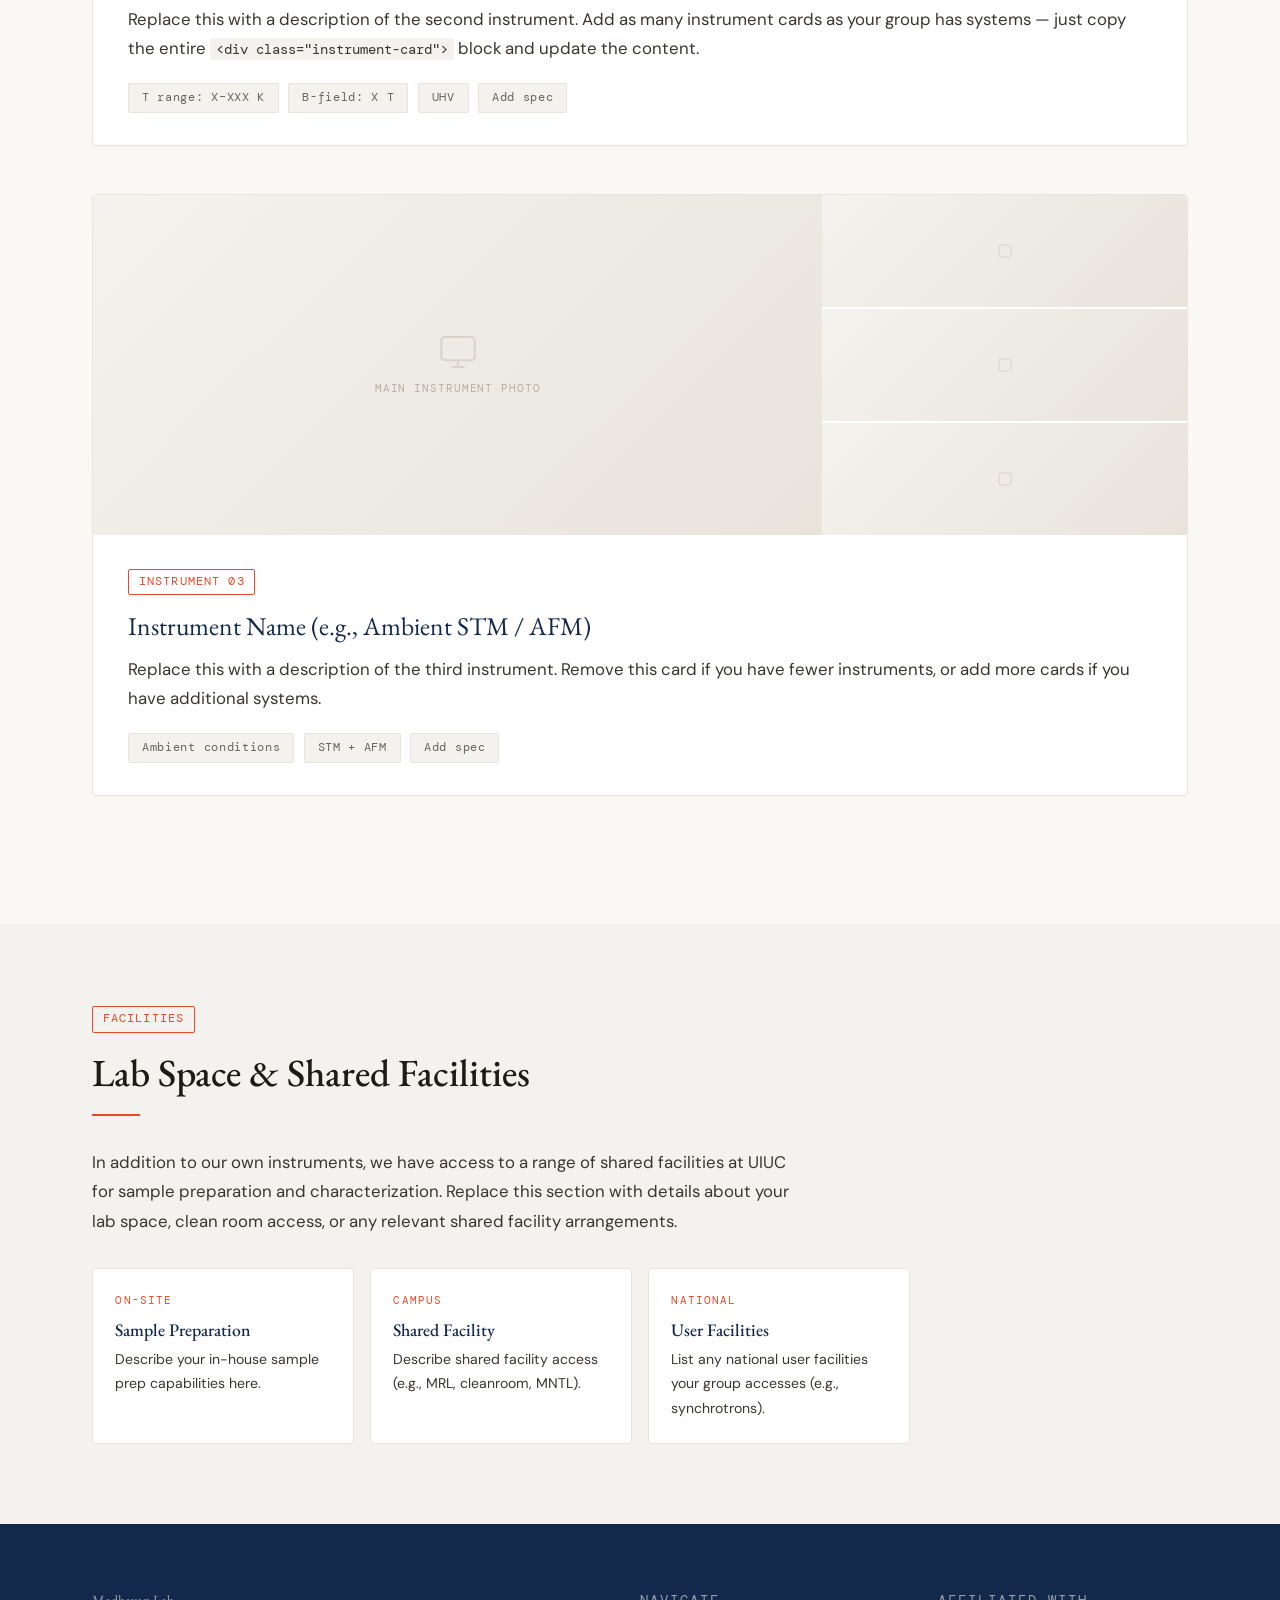
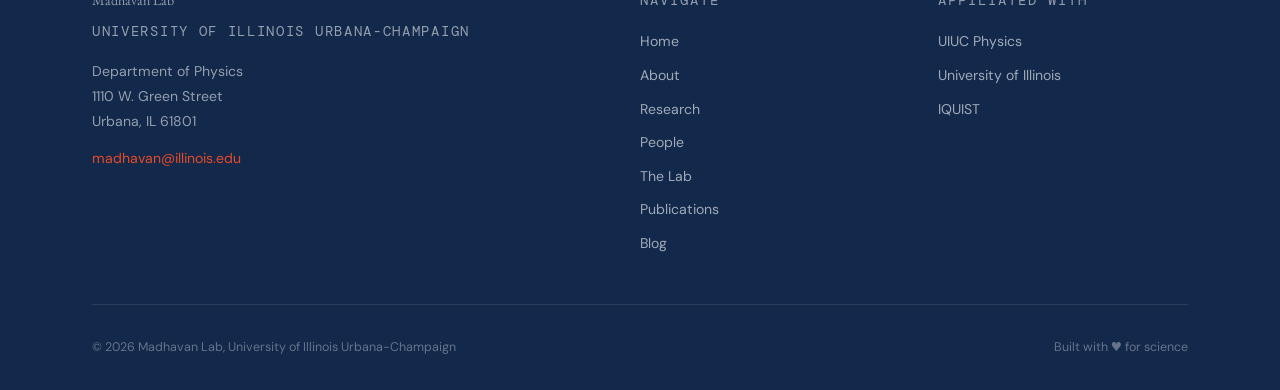
<file: pages/lab.html>
<!DOCTYPE html>
<html lang="en">
<head>
  <meta charset="UTF-8" />
  <meta name="viewport" content="width=device-width, initial-scale=1.0" />
  <title>The Lab — Madhavan Lab</title>
  <link rel="stylesheet" href="../css/style.css" />
  <link rel="icon" href="../images/favicon.png" type="image/png" />
</head>
<body>

<nav class="nav">
  <div class="nav__inner">
    <a href="../index.html" class="nav__brand">
      <span class="nav__brand-name">Madhavan Lab</span>
      <span class="nav__brand-sub">University of Illinois Urbana-Champaign</span>
    </a>
    <button class="nav__toggle" aria-label="Toggle menu" aria-expanded="false">
      <span></span><span></span><span></span>
    </button>
    <ul class="nav__links">
      <li><a href="../index.html">Home</a></li>
      <li><a href="about.html">About</a></li>
      <li><a href="research.html">Research</a></li>
      <li><a href="people.html">People</a></li>
      <li><a href="lab.html">The Lab</a></li>
      <li><a href="publications.html">Publications</a></li>
      <li><a href="blog.html">Blog</a></li>
    </ul>
  </div>
</nav>

<div class="page-wrap">

  <!-- HERO -->
  <div class="page-hero">
    <div class="container fade-up">
      <span class="tag" style="border-color: rgba(255,255,255,0.3); color: rgba(255,255,255,0.7);">Instrumentation</span>
      <h1>The Lab</h1>
      <div class="divider"></div>
      <p>Our custom-built and commercial STM systems span a wide range of temperatures, magnetic fields, and measurement capabilities.</p>
    </div>
  </div>

  <section class="section">
    <div class="container">

      <!-- INSTRUMENT 1 -->
      <div class="instrument-card">
        <div class="instrument-card__gallery">
          <div class="instrument-card__gallery-main">
            <div class="img-placeholder" style="height: 100%; min-height: 300px;">
              <svg width="40" height="40" fill="none" stroke="currentColor" stroke-width="1.2" viewBox="0 0 24 24"><rect x="2" y="3" width="20" height="14" rx="2"/><path d="M8 21h8M12 17v4"/></svg>
              Main instrument photo
            </div>
          </div>
          <div class="instrument-card__gallery-thumbs">
            <div class="instrument-card__gallery-thumb">
              <div class="img-placeholder" style="height: 100%;">
                <svg width="16" height="16" fill="none" stroke="currentColor" stroke-width="1.5" viewBox="0 0 24 24"><rect x="3" y="3" width="18" height="18" rx="2"/></svg>
              </div>
            </div>
            <div class="instrument-card__gallery-thumb">
              <div class="img-placeholder" style="height: 100%;">
                <svg width="16" height="16" fill="none" stroke="currentColor" stroke-width="1.5" viewBox="0 0 24 24"><rect x="3" y="3" width="18" height="18" rx="2"/></svg>
              </div>
            </div>
            <div class="instrument-card__gallery-thumb">
              <div class="img-placeholder" style="height: 100%;">
                <svg width="16" height="16" fill="none" stroke="currentColor" stroke-width="1.5" viewBox="0 0 24 24"><rect x="3" y="3" width="18" height="18" rx="2"/></svg>
              </div>
            </div>
          </div>
        </div>
        <div class="instrument-card__body">
          <span class="tag">Instrument 01</span>
          <h3>Instrument Name (e.g., Dilution Refrigerator STM)</h3>
          <p style="margin: 0.8rem 0 1rem;">
            Replace this with a description of the instrument — what it is, who built it,
            what makes it unique, and what kinds of experiments it enables. Describe the
            key capabilities and the science it has allowed your group to do.
          </p>
          <div class="instrument-card__specs">
            <span class="spec-chip">Base temp: X mK</span>
            <span class="spec-chip">B-field: X T</span>
            <span class="spec-chip">UHV: X mbar</span>
            <span class="spec-chip">In-situ cleavage</span>
            <span class="spec-chip">In-situ MBE</span>
            <span class="spec-chip">Add spec</span>
          </div>
        </div>
      </div>

      <!-- INSTRUMENT 2 -->
      <div class="instrument-card">
        <div class="instrument-card__gallery">
          <div class="instrument-card__gallery-main">
            <div class="img-placeholder" style="height: 100%; min-height: 300px;">
              <svg width="40" height="40" fill="none" stroke="currentColor" stroke-width="1.2" viewBox="0 0 24 24"><rect x="2" y="3" width="20" height="14" rx="2"/><path d="M8 21h8M12 17v4"/></svg>
              Main instrument photo
            </div>
          </div>
          <div class="instrument-card__gallery-thumbs">
            <div class="instrument-card__gallery-thumb">
              <div class="img-placeholder" style="height: 100%;"><svg width="16" height="16" fill="none" stroke="currentColor" stroke-width="1.5" viewBox="0 0 24 24"><rect x="3" y="3" width="18" height="18" rx="2"/></svg></div>
            </div>
            <div class="instrument-card__gallery-thumb">
              <div class="img-placeholder" style="height: 100%;"><svg width="16" height="16" fill="none" stroke="currentColor" stroke-width="1.5" viewBox="0 0 24 24"><rect x="3" y="3" width="18" height="18" rx="2"/></svg></div>
            </div>
            <div class="instrument-card__gallery-thumb">
              <div class="img-placeholder" style="height: 100%;"><svg width="16" height="16" fill="none" stroke="currentColor" stroke-width="1.5" viewBox="0 0 24 24"><rect x="3" y="3" width="18" height="18" rx="2"/></svg></div>
            </div>
          </div>
        </div>
        <div class="instrument-card__body">
          <span class="tag">Instrument 02</span>
          <h3>Instrument Name (e.g., Variable Temperature UHV STM)</h3>
          <p style="margin: 0.8rem 0 1rem;">
            Replace this with a description of the second instrument. Add as many instrument
            cards as your group has systems — just copy the entire
            <code style="font-family: var(--mono); font-size: 0.85em; background: var(--gray-1); padding: 2px 6px; border-radius: 2px;">&lt;div class="instrument-card"&gt;</code>
            block and update the content.
          </p>
          <div class="instrument-card__specs">
            <span class="spec-chip">T range: X–XXX K</span>
            <span class="spec-chip">B-field: X T</span>
            <span class="spec-chip">UHV</span>
            <span class="spec-chip">Add spec</span>
          </div>
        </div>
      </div>

      <!-- INSTRUMENT 3 -->
      <div class="instrument-card">
        <div class="instrument-card__gallery">
          <div class="instrument-card__gallery-main">
            <div class="img-placeholder" style="height: 100%; min-height: 300px;">
              <svg width="40" height="40" fill="none" stroke="currentColor" stroke-width="1.2" viewBox="0 0 24 24"><rect x="2" y="3" width="20" height="14" rx="2"/><path d="M8 21h8M12 17v4"/></svg>
              Main instrument photo
            </div>
          </div>
          <div class="instrument-card__gallery-thumbs">
            <div class="instrument-card__gallery-thumb"><div class="img-placeholder" style="height:100%;"><svg width="16" height="16" fill="none" stroke="currentColor" stroke-width="1.5" viewBox="0 0 24 24"><rect x="3" y="3" width="18" height="18" rx="2"/></svg></div></div>
            <div class="instrument-card__gallery-thumb"><div class="img-placeholder" style="height:100%;"><svg width="16" height="16" fill="none" stroke="currentColor" stroke-width="1.5" viewBox="0 0 24 24"><rect x="3" y="3" width="18" height="18" rx="2"/></svg></div></div>
            <div class="instrument-card__gallery-thumb"><div class="img-placeholder" style="height:100%;"><svg width="16" height="16" fill="none" stroke="currentColor" stroke-width="1.5" viewBox="0 0 24 24"><rect x="3" y="3" width="18" height="18" rx="2"/></svg></div></div>
          </div>
        </div>
        <div class="instrument-card__body">
          <span class="tag">Instrument 03</span>
          <h3>Instrument Name (e.g., Ambient STM / AFM)</h3>
          <p style="margin: 0.8rem 0 1rem;">
            Replace this with a description of the third instrument. Remove this card if
            you have fewer instruments, or add more cards if you have additional systems.
          </p>
          <div class="instrument-card__specs">
            <span class="spec-chip">Ambient conditions</span>
            <span class="spec-chip">STM + AFM</span>
            <span class="spec-chip">Add spec</span>
          </div>
        </div>
      </div>

    </div>
  </section>

  <!-- LAB SPACE -->
  <section class="section section--gray">
    <div class="container">
      <span class="tag">Facilities</span>
      <h2>Lab Space &amp; Shared Facilities</h2>
      <div class="divider"></div>
      <p style="max-width: 700px; margin-bottom: 2rem;">
        In addition to our own instruments, we have access to a range of shared facilities
        at UIUC for sample preparation and characterization. Replace this section with details
        about your lab space, clean room access, or any relevant shared facility arrangements.
      </p>
      <div style="display: grid; grid-template-columns: repeat(auto-fill, minmax(220px, 1fr)); gap: 1rem;">
        <div style="background: white; border: 1px solid var(--gray-2); border-radius: 4px; padding: 1.4rem;">
          <p style="font-family: var(--mono); font-size: 0.7rem; letter-spacing: 0.1em; text-transform: uppercase; color: var(--orange); margin-bottom: 0.5rem;">On-site</p>
          <h4 style="color: var(--blue); margin-bottom: 0.4rem;">Sample Preparation</h4>
          <p style="font-size: 0.88rem;">Describe your in-house sample prep capabilities here.</p>
        </div>
        <div style="background: white; border: 1px solid var(--gray-2); border-radius: 4px; padding: 1.4rem;">
          <p style="font-family: var(--mono); font-size: 0.7rem; letter-spacing: 0.1em; text-transform: uppercase; color: var(--orange); margin-bottom: 0.5rem;">Campus</p>
          <h4 style="color: var(--blue); margin-bottom: 0.4rem;">Shared Facility</h4>
          <p style="font-size: 0.88rem;">Describe shared facility access (e.g., MRL, cleanroom, MNTL).</p>
        </div>
        <div style="background: white; border: 1px solid var(--gray-2); border-radius: 4px; padding: 1.4rem;">
          <p style="font-family: var(--mono); font-size: 0.7rem; letter-spacing: 0.1em; text-transform: uppercase; color: var(--orange); margin-bottom: 0.5rem;">National</p>
          <h4 style="color: var(--blue); margin-bottom: 0.4rem;">User Facilities</h4>
          <p style="font-size: 0.88rem;">List any national user facilities your group accesses (e.g., synchrotrons).</p>
        </div>
      </div>
    </div>
  </section>

</div>

<footer class="footer">
  <div class="container">
    <div class="footer__inner">
      <div>
        <p class="footer__brand-name">Madhavan Lab</p>
        <p class="footer__brand-sub">University of Illinois Urbana-Champaign</p>
        <p>Department of Physics<br>1110 W. Green Street<br>Urbana, IL 61801</p>
        <p style="margin-top: 0.8rem;"><a href="mailto:madhavan@illinois.edu" style="color: var(--orange);">madhavan@illinois.edu</a></p>
      </div>
      <div>
        <p class="footer__heading">Navigate</p>
        <ul class="footer__links">
          <li><a href="../index.html">Home</a></li>
          <li><a href="about.html">About</a></li>
          <li><a href="research.html">Research</a></li>
          <li><a href="people.html">People</a></li>
          <li><a href="lab.html">The Lab</a></li>
          <li><a href="publications.html">Publications</a></li>
          <li><a href="blog.html">Blog</a></li>
        </ul>
      </div>
      <div>
        <p class="footer__heading">Affiliated With</p>
        <ul class="footer__links">
          <li><a href="https://physics.illinois.edu" target="_blank">UIUC Physics</a></li>
          <li><a href="https://illinois.edu" target="_blank">University of Illinois</a></li>
          <li><a href="https://iquist.illinois.edu" target="_blank">IQUIST</a></li>
        </ul>
      </div>
    </div>
    <div class="footer__bottom">
      <p>© <span id="yr"></span> Madhavan Lab, University of Illinois Urbana-Champaign</p>
      <p>Built with ♥ for science</p>
    </div>
  </div>
</footer>

<script src="../js/main.js"></script>
<script>document.getElementById('yr').textContent = new Date().getFullYear();</script>
</body>
</html>
</file>
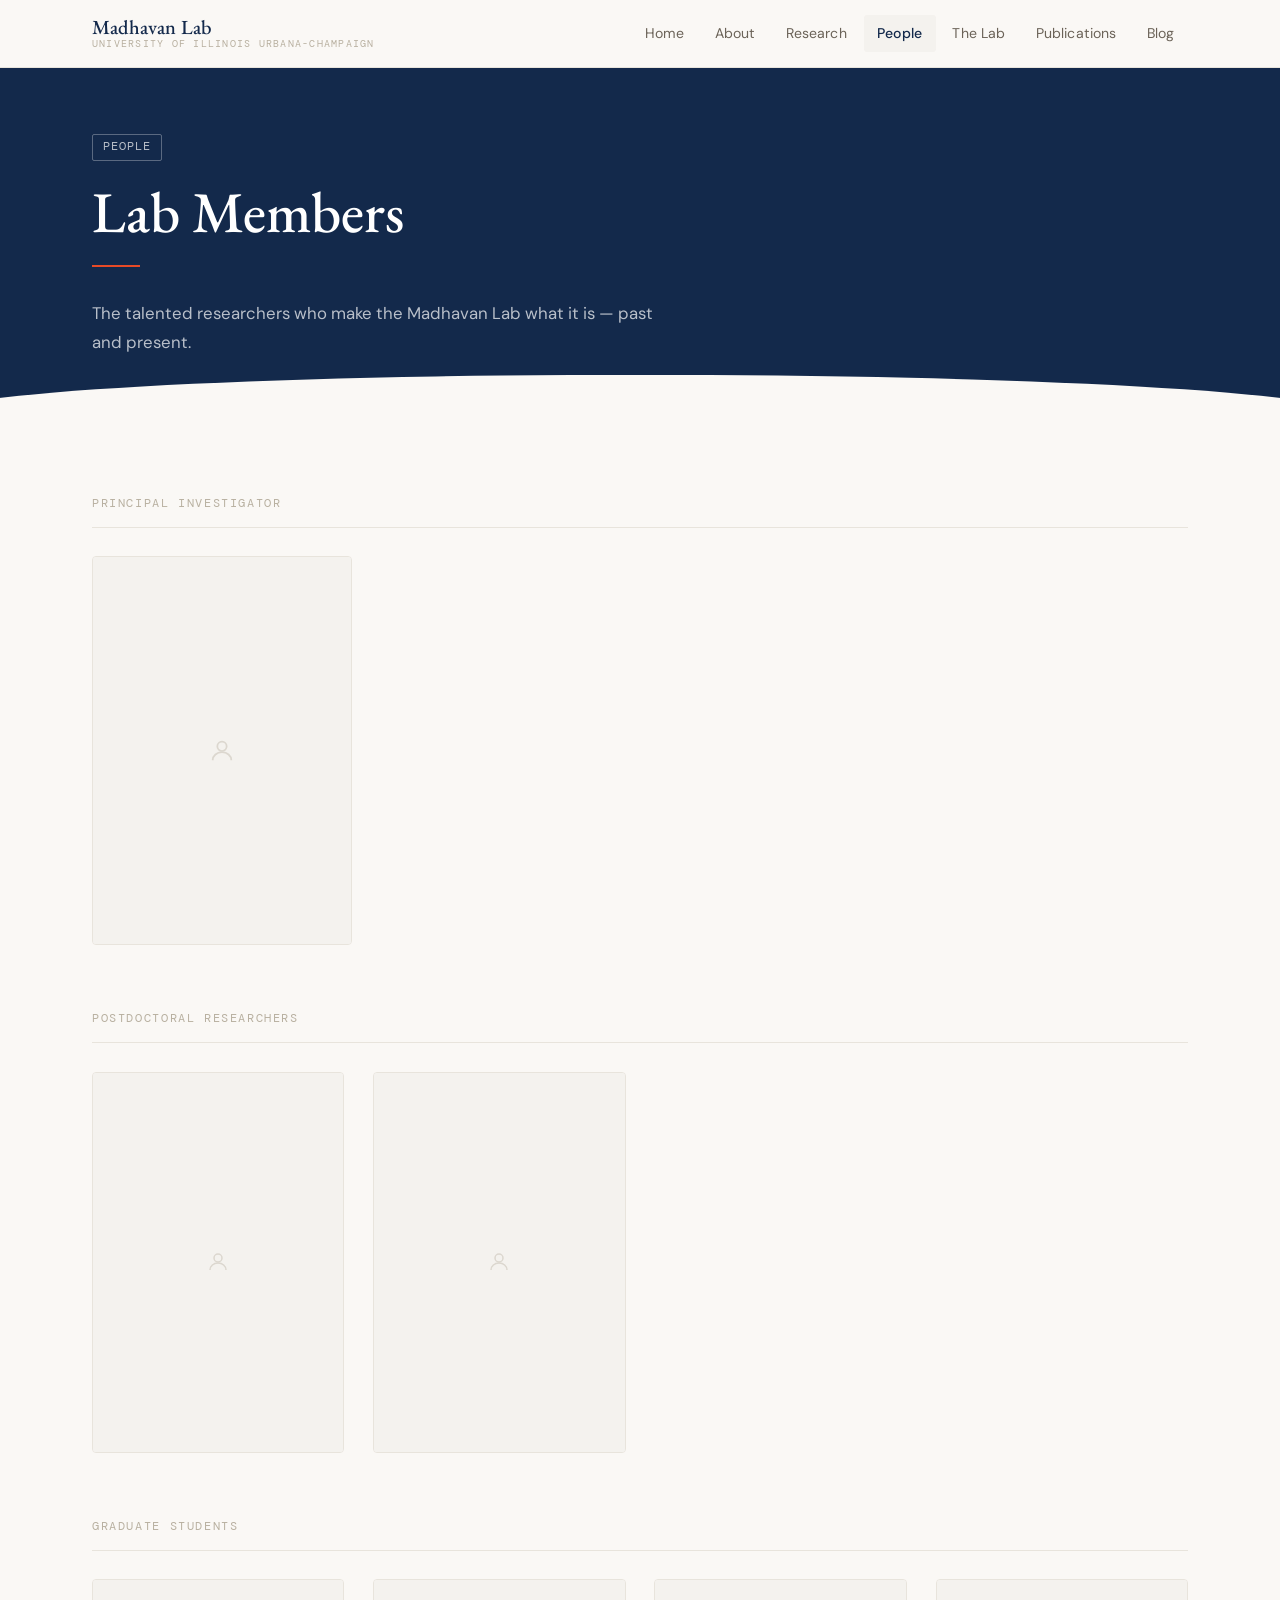
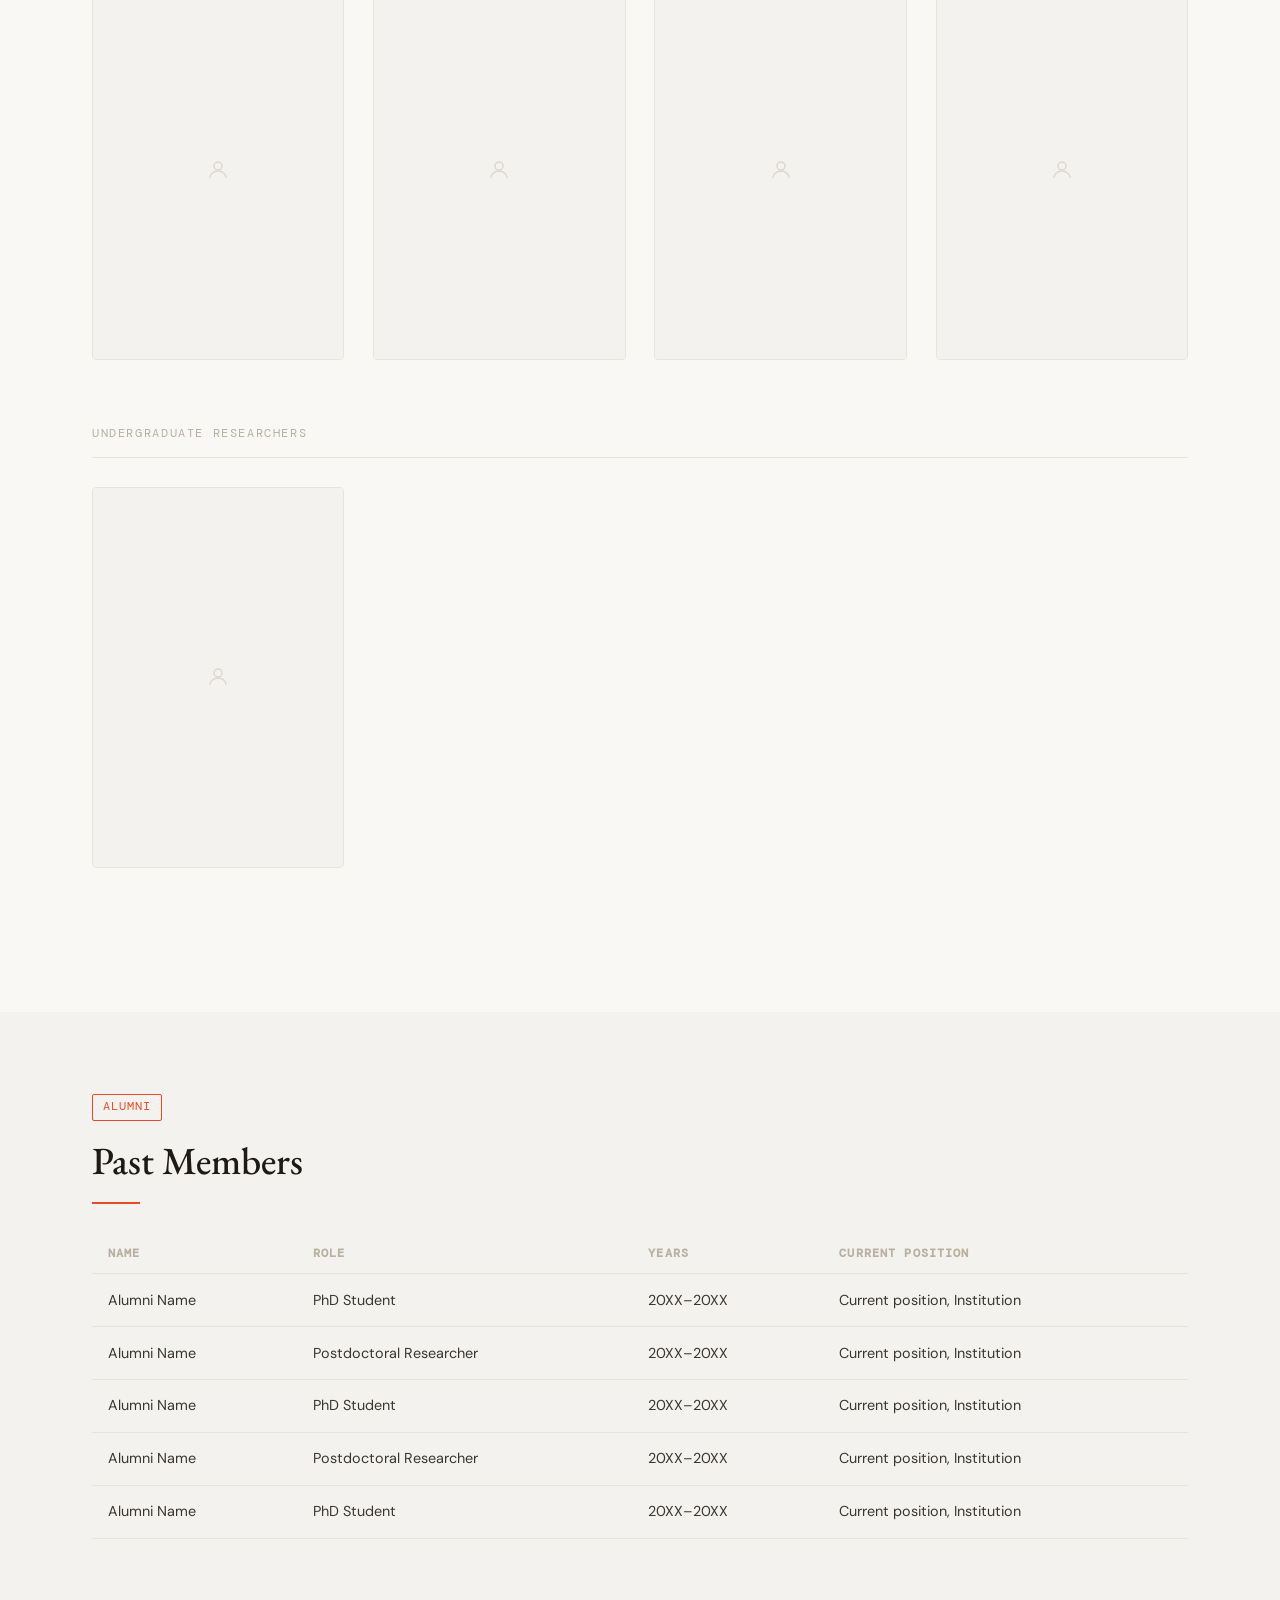
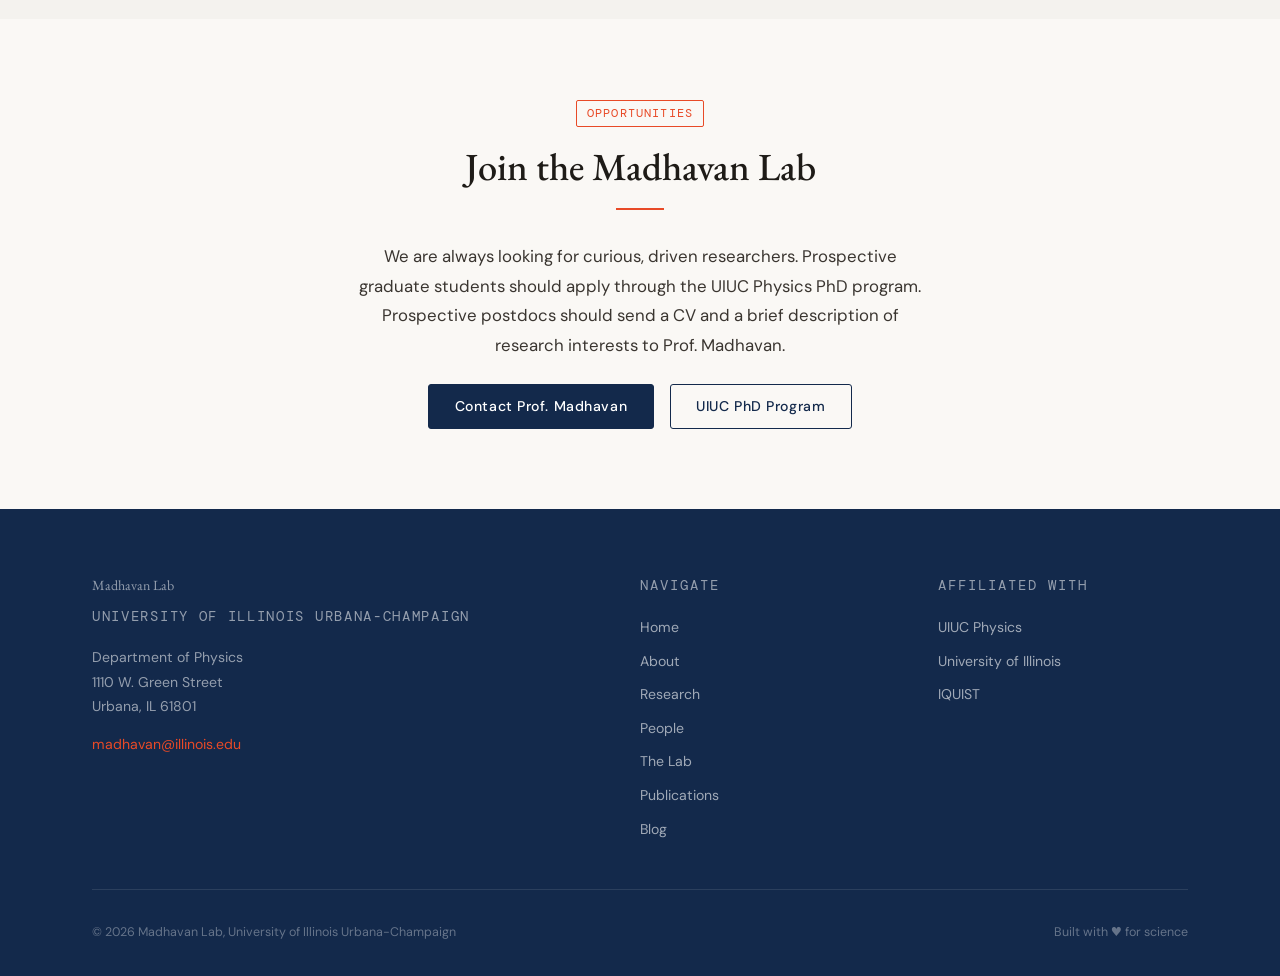
<file: pages/people.html>
<!DOCTYPE html>
<html lang="en">
<head>
  <meta charset="UTF-8" />
  <meta name="viewport" content="width=device-width, initial-scale=1.0" />
  <title>People — Madhavan Lab</title>
  <link rel="stylesheet" href="../css/style.css" />
  <link rel="icon" href="../images/favicon.png" type="image/png" />
</head>
<body>

<nav class="nav">
  <div class="nav__inner">
    <a href="../index.html" class="nav__brand">
      <span class="nav__brand-name">Madhavan Lab</span>
      <span class="nav__brand-sub">University of Illinois Urbana-Champaign</span>
    </a>
    <button class="nav__toggle" aria-label="Toggle menu" aria-expanded="false">
      <span></span><span></span><span></span>
    </button>
    <ul class="nav__links">
      <li><a href="../index.html">Home</a></li>
      <li><a href="about.html">About</a></li>
      <li><a href="research.html">Research</a></li>
      <li><a href="people.html">People</a></li>
      <li><a href="lab.html">The Lab</a></li>
      <li><a href="publications.html">Publications</a></li>
      <li><a href="blog.html">Blog</a></li>
    </ul>
  </div>
</nav>

<div class="page-wrap">

  <!-- HERO -->
  <div class="page-hero">
    <div class="container fade-up">
      <span class="tag" style="border-color: rgba(255,255,255,0.3); color: rgba(255,255,255,0.7);">People</span>
      <h1>Lab Members</h1>
      <div class="divider"></div>
      <p>The talented researchers who make the Madhavan Lab what it is — past and present.</p>
    </div>
  </div>

  <section class="section">
    <div class="container">

      <!-- PI -->
      <p class="people-section-title">Principal Investigator</p>
      <div class="people-grid" style="grid-template-columns: repeat(auto-fill, minmax(220px, 260px));">
        <div class="person-card">
          <div class="img-placeholder person-card__photo" style="aspect-ratio: 1;">
            <svg width="28" height="28" fill="none" stroke="currentColor" stroke-width="1.5" viewBox="0 0 24 24"><circle cx="12" cy="8" r="4"/><path d="M4 20c0-4 3.6-7 8-7s8 3 8 7"/></svg>
          </div>
          <div class="person-card__info">
            <p class="person-card__name">Prof. Vidya Madhavan</p>
            <p class="person-card__role">Professor & PI</p>
            <a class="person-card__email" href="mailto:madhavan@illinois.edu">
              <svg width="12" height="12" fill="none" stroke="currentColor" stroke-width="2" viewBox="0 0 24 24"><path d="M4 4h16c1.1 0 2 .9 2 2v12c0 1.1-.9 2-2 2H4c-1.1 0-2-.9-2-2V6c0-1.1.9-2 2-2z"/><polyline points="22,6 12,13 2,6"/></svg>
              madhavan@illinois.edu
            </a>
          </div>
        </div>
      </div>

      <!-- POSTDOCS -->
      <p class="people-section-title">Postdoctoral Researchers</p>
      <div class="people-grid">
        <!-- Copy and duplicate this card for each postdoc -->
        <div class="person-card">
          <div class="img-placeholder person-card__photo" style="aspect-ratio:1;">
            <svg width="24" height="24" fill="none" stroke="currentColor" stroke-width="1.5" viewBox="0 0 24 24"><circle cx="12" cy="8" r="4"/><path d="M4 20c0-4 3.6-7 8-7s8 3 8 7"/></svg>
          </div>
          <div class="person-card__info">
            <p class="person-card__name">Postdoc Name</p>
            <p class="person-card__role">Postdoctoral Researcher</p>
            <a class="person-card__email" href="mailto:netid@illinois.edu">
              <svg width="12" height="12" fill="none" stroke="currentColor" stroke-width="2" viewBox="0 0 24 24"><path d="M4 4h16c1.1 0 2 .9 2 2v12c0 1.1-.9 2-2 2H4c-1.1 0-2-.9-2-2V6c0-1.1.9-2 2-2z"/><polyline points="22,6 12,13 2,6"/></svg>
              netid@illinois.edu
            </a>
          </div>
        </div>
        <div class="person-card">
          <div class="img-placeholder person-card__photo" style="aspect-ratio:1;">
            <svg width="24" height="24" fill="none" stroke="currentColor" stroke-width="1.5" viewBox="0 0 24 24"><circle cx="12" cy="8" r="4"/><path d="M4 20c0-4 3.6-7 8-7s8 3 8 7"/></svg>
          </div>
          <div class="person-card__info">
            <p class="person-card__name">Postdoc Name</p>
            <p class="person-card__role">Postdoctoral Researcher</p>
            <a class="person-card__email" href="mailto:netid@illinois.edu">
              <svg width="12" height="12" fill="none" stroke="currentColor" stroke-width="2" viewBox="0 0 24 24"><path d="M4 4h16c1.1 0 2 .9 2 2v12c0 1.1-.9 2-2 2H4c-1.1 0-2-.9-2-2V6c0-1.1.9-2 2-2z"/><polyline points="22,6 12,13 2,6"/></svg>
              netid@illinois.edu
            </a>
          </div>
        </div>
      </div>

      <!-- GRADUATE STUDENTS -->
      <p class="people-section-title">Graduate Students</p>
      <div class="people-grid">
        <!-- Copy and duplicate this card for each grad student -->
        <div class="person-card">
          <div class="img-placeholder person-card__photo" style="aspect-ratio:1;">
            <svg width="24" height="24" fill="none" stroke="currentColor" stroke-width="1.5" viewBox="0 0 24 24"><circle cx="12" cy="8" r="4"/><path d="M4 20c0-4 3.6-7 8-7s8 3 8 7"/></svg>
          </div>
          <div class="person-card__info">
            <p class="person-card__name">Student Name</p>
            <p class="person-card__role">PhD Student</p>
            <a class="person-card__email" href="mailto:netid@illinois.edu">
              <svg width="12" height="12" fill="none" stroke="currentColor" stroke-width="2" viewBox="0 0 24 24"><path d="M4 4h16c1.1 0 2 .9 2 2v12c0 1.1-.9 2-2 2H4c-1.1 0-2-.9-2-2V6c0-1.1.9-2 2-2z"/><polyline points="22,6 12,13 2,6"/></svg>
              netid@illinois.edu
            </a>
          </div>
        </div>
        <div class="person-card">
          <div class="img-placeholder person-card__photo" style="aspect-ratio:1;">
            <svg width="24" height="24" fill="none" stroke="currentColor" stroke-width="1.5" viewBox="0 0 24 24"><circle cx="12" cy="8" r="4"/><path d="M4 20c0-4 3.6-7 8-7s8 3 8 7"/></svg>
          </div>
          <div class="person-card__info">
            <p class="person-card__name">Student Name</p>
            <p class="person-card__role">PhD Student</p>
            <a class="person-card__email" href="mailto:netid@illinois.edu">
              <svg width="12" height="12" fill="none" stroke="currentColor" stroke-width="2" viewBox="0 0 24 24"><path d="M4 4h16c1.1 0 2 .9 2 2v12c0 1.1-.9 2-2 2H4c-1.1 0-2-.9-2-2V6c0-1.1.9-2 2-2z"/><polyline points="22,6 12,13 2,6"/></svg>
              netid@illinois.edu
            </a>
          </div>
        </div>
        <div class="person-card">
          <div class="img-placeholder person-card__photo" style="aspect-ratio:1;">
            <svg width="24" height="24" fill="none" stroke="currentColor" stroke-width="1.5" viewBox="0 0 24 24"><circle cx="12" cy="8" r="4"/><path d="M4 20c0-4 3.6-7 8-7s8 3 8 7"/></svg>
          </div>
          <div class="person-card__info">
            <p class="person-card__name">Student Name</p>
            <p class="person-card__role">PhD Student</p>
            <a class="person-card__email" href="mailto:netid@illinois.edu">
              <svg width="12" height="12" fill="none" stroke="currentColor" stroke-width="2" viewBox="0 0 24 24"><path d="M4 4h16c1.1 0 2 .9 2 2v12c0 1.1-.9 2-2 2H4c-1.1 0-2-.9-2-2V6c0-1.1.9-2 2-2z"/><polyline points="22,6 12,13 2,6"/></svg>
              netid@illinois.edu
            </a>
          </div>
        </div>
        <div class="person-card">
          <div class="img-placeholder person-card__photo" style="aspect-ratio:1;">
            <svg width="24" height="24" fill="none" stroke="currentColor" stroke-width="1.5" viewBox="0 0 24 24"><circle cx="12" cy="8" r="4"/><path d="M4 20c0-4 3.6-7 8-7s8 3 8 7"/></svg>
          </div>
          <div class="person-card__info">
            <p class="person-card__name">Student Name</p>
            <p class="person-card__role">PhD Student</p>
            <a class="person-card__email" href="mailto:netid@illinois.edu">
              <svg width="12" height="12" fill="none" stroke="currentColor" stroke-width="2" viewBox="0 0 24 24"><path d="M4 4h16c1.1 0 2 .9 2 2v12c0 1.1-.9 2-2 2H4c-1.1 0-2-.9-2-2V6c0-1.1.9-2 2-2z"/><polyline points="22,6 12,13 2,6"/></svg>
              netid@illinois.edu
            </a>
          </div>
        </div>
      </div>

      <!-- UNDERGRADS -->
      <p class="people-section-title">Undergraduate Researchers</p>
      <div class="people-grid">
        <div class="person-card">
          <div class="img-placeholder person-card__photo" style="aspect-ratio:1;">
            <svg width="24" height="24" fill="none" stroke="currentColor" stroke-width="1.5" viewBox="0 0 24 24"><circle cx="12" cy="8" r="4"/><path d="M4 20c0-4 3.6-7 8-7s8 3 8 7"/></svg>
          </div>
          <div class="person-card__info">
            <p class="person-card__name">Student Name</p>
            <p class="person-card__role">Undergraduate Researcher</p>
            <a class="person-card__email" href="mailto:netid@illinois.edu">
              <svg width="12" height="12" fill="none" stroke="currentColor" stroke-width="2" viewBox="0 0 24 24"><path d="M4 4h16c1.1 0 2 .9 2 2v12c0 1.1-.9 2-2 2H4c-1.1 0-2-.9-2-2V6c0-1.1.9-2 2-2z"/><polyline points="22,6 12,13 2,6"/></svg>
              netid@illinois.edu
            </a>
          </div>
        </div>
      </div>

    </div>
  </section>

  <!-- ALUMNI -->
  <section class="section section--gray">
    <div class="container">
      <span class="tag">Alumni</span>
      <h2>Past Members</h2>
      <div class="divider"></div>
      <table class="alumni-table">
        <thead>
          <tr>
            <th>Name</th>
            <th>Role</th>
            <th>Years</th>
            <th>Current Position</th>
          </tr>
        </thead>
        <tbody>
          <!-- Add rows for each alumnus/alumna -->
          <tr>
            <td>Alumni Name</td>
            <td>PhD Student</td>
            <td>20XX–20XX</td>
            <td>Current position, Institution</td>
          </tr>
          <tr>
            <td>Alumni Name</td>
            <td>Postdoctoral Researcher</td>
            <td>20XX–20XX</td>
            <td>Current position, Institution</td>
          </tr>
          <tr>
            <td>Alumni Name</td>
            <td>PhD Student</td>
            <td>20XX–20XX</td>
            <td>Current position, Institution</td>
          </tr>
          <tr>
            <td>Alumni Name</td>
            <td>Postdoctoral Researcher</td>
            <td>20XX–20XX</td>
            <td>Current position, Institution</td>
          </tr>
          <tr>
            <td>Alumni Name</td>
            <td>PhD Student</td>
            <td>20XX–20XX</td>
            <td>Current position, Institution</td>
          </tr>
        </tbody>
      </table>
    </div>
  </section>

  <!-- JOIN US -->
  <section class="section">
    <div class="container" style="text-align: center; max-width: 640px;">
      <span class="tag">Opportunities</span>
      <h2>Join the Madhavan Lab</h2>
      <div class="divider divider--center"></div>
      <p style="margin-bottom: 1.5rem;">
        We are always looking for curious, driven researchers. Prospective graduate students
        should apply through the UIUC Physics PhD program. Prospective postdocs should send
        a CV and a brief description of research interests to Prof. Madhavan.
      </p>
      <div style="display: flex; gap: 1rem; justify-content: center; flex-wrap: wrap;">
        <a href="mailto:madhavan@illinois.edu" class="btn btn--primary">Contact Prof. Madhavan</a>
        <a href="https://physics.illinois.edu/graduate" target="_blank" class="btn btn--outline">UIUC PhD Program</a>
      </div>
    </div>
  </section>

</div>

<footer class="footer">
  <div class="container">
    <div class="footer__inner">
      <div>
        <p class="footer__brand-name">Madhavan Lab</p>
        <p class="footer__brand-sub">University of Illinois Urbana-Champaign</p>
        <p>Department of Physics<br>1110 W. Green Street<br>Urbana, IL 61801</p>
        <p style="margin-top: 0.8rem;"><a href="mailto:madhavan@illinois.edu" style="color: var(--orange);">madhavan@illinois.edu</a></p>
      </div>
      <div>
        <p class="footer__heading">Navigate</p>
        <ul class="footer__links">
          <li><a href="../index.html">Home</a></li>
          <li><a href="about.html">About</a></li>
          <li><a href="research.html">Research</a></li>
          <li><a href="people.html">People</a></li>
          <li><a href="lab.html">The Lab</a></li>
          <li><a href="publications.html">Publications</a></li>
          <li><a href="blog.html">Blog</a></li>
        </ul>
      </div>
      <div>
        <p class="footer__heading">Affiliated With</p>
        <ul class="footer__links">
          <li><a href="https://physics.illinois.edu" target="_blank">UIUC Physics</a></li>
          <li><a href="https://illinois.edu" target="_blank">University of Illinois</a></li>
          <li><a href="https://iquist.illinois.edu" target="_blank">IQUIST</a></li>
        </ul>
      </div>
    </div>
    <div class="footer__bottom">
      <p>© <span id="yr"></span> Madhavan Lab, University of Illinois Urbana-Champaign</p>
      <p>Built with ♥ for science</p>
    </div>
  </div>
</footer>

<script src="../js/main.js"></script>
<script>document.getElementById('yr').textContent = new Date().getFullYear();</script>
</body>
</html>
</file>
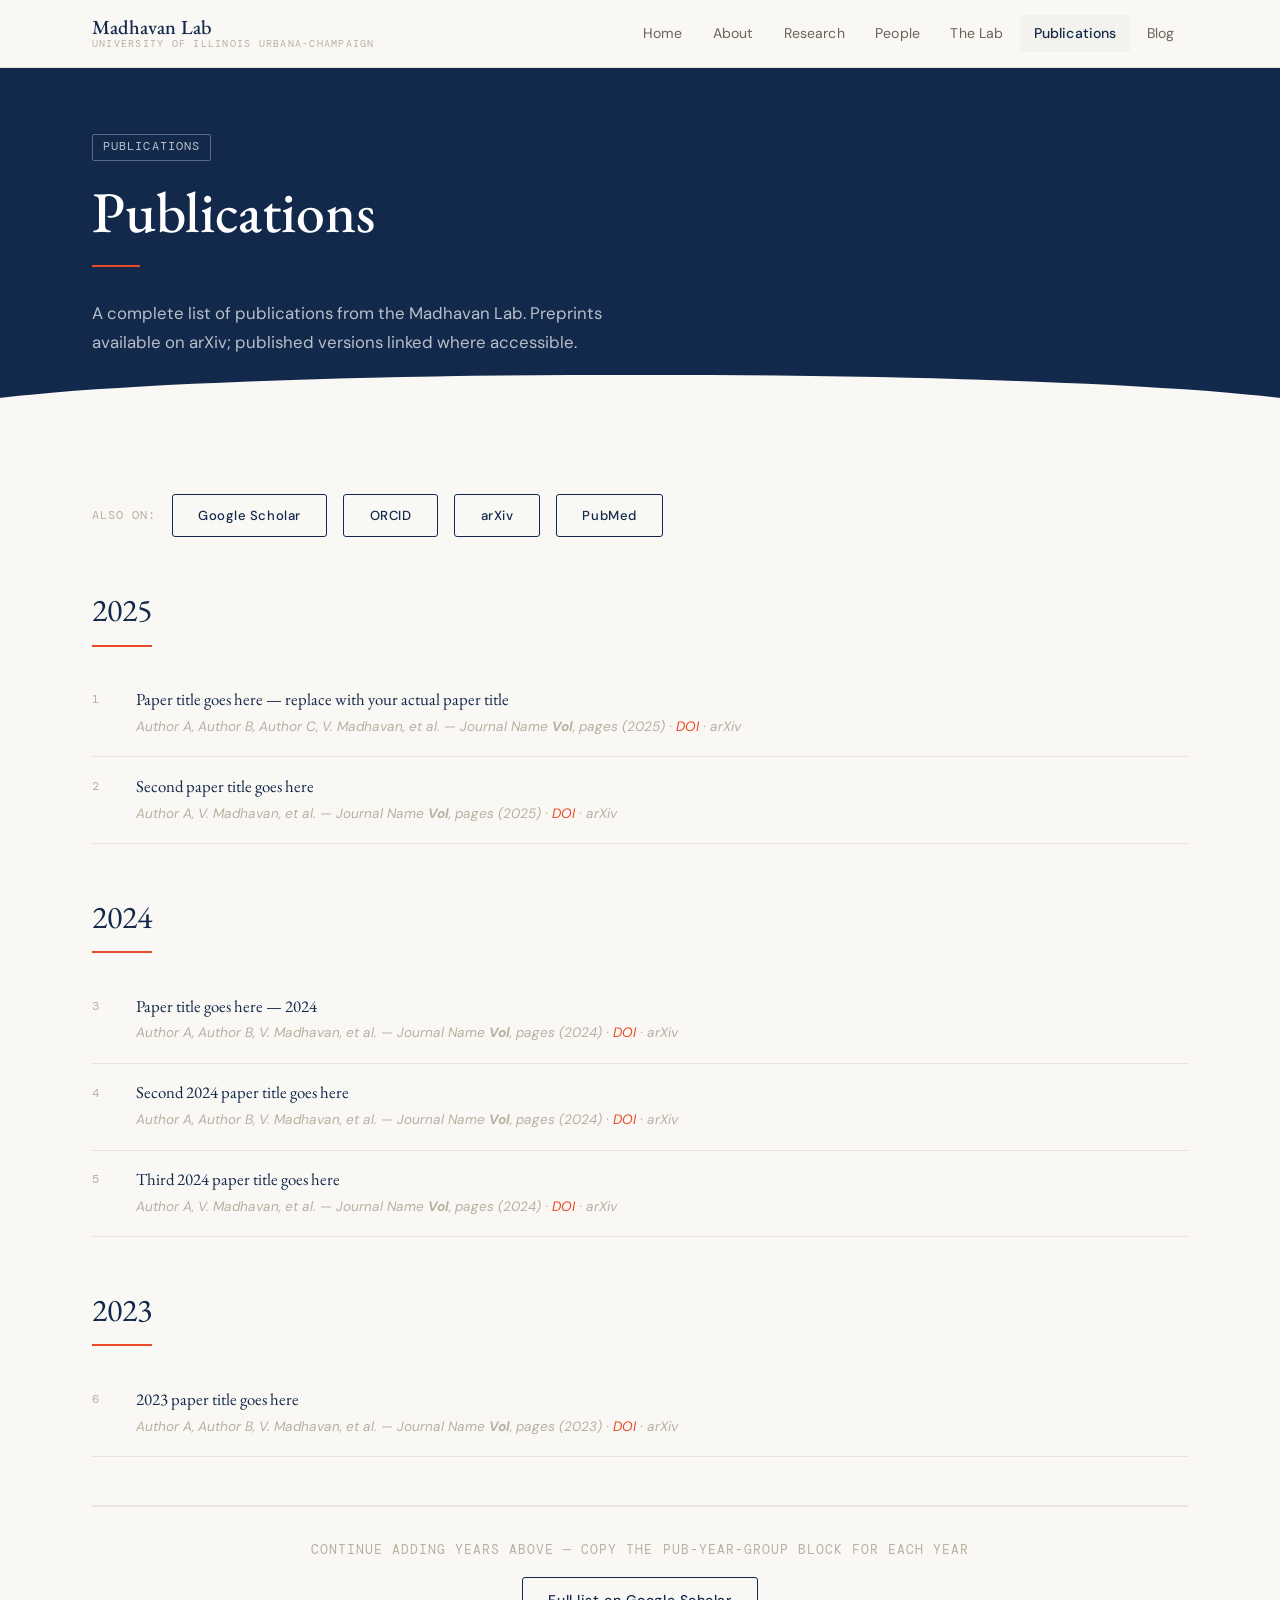
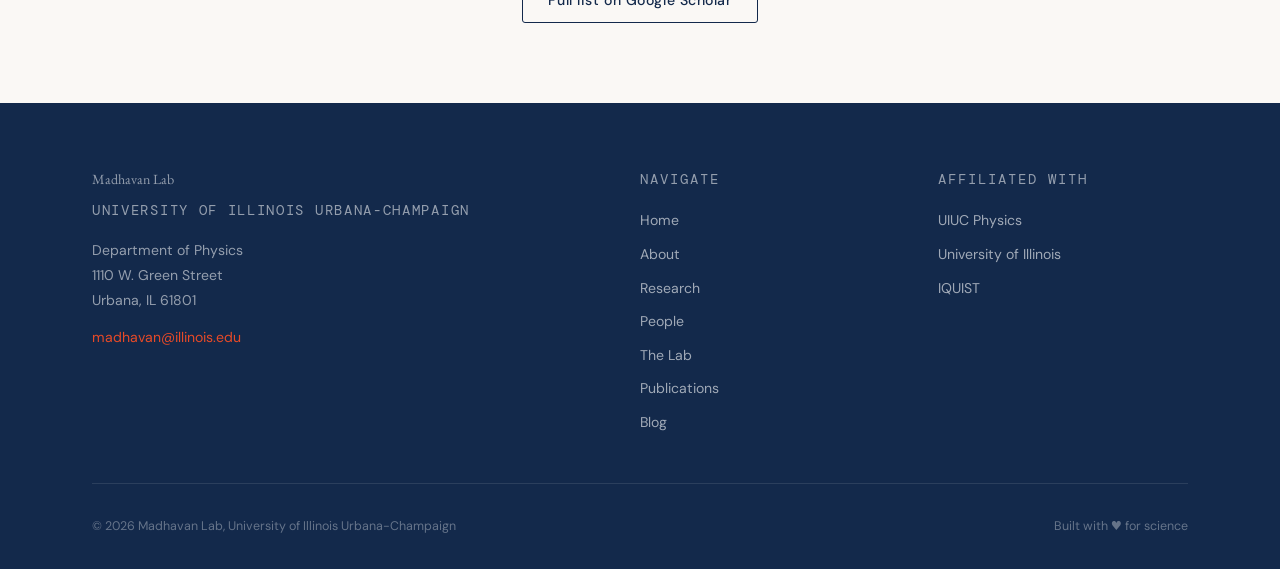
<file: pages/publications.html>
<!DOCTYPE html>
<html lang="en">
<head>
  <meta charset="UTF-8" />
  <meta name="viewport" content="width=device-width, initial-scale=1.0" />
  <title>Publications — Madhavan Lab</title>
  <link rel="stylesheet" href="../css/style.css" />
  <link rel="icon" href="../images/favicon.png" type="image/png" />
  <style>
    .pub-filter {
      display: flex;
      gap: 0.5rem;
      flex-wrap: wrap;
      margin-bottom: 3rem;
    }
    .pub-filter__btn {
      padding: 0.4rem 1rem;
      font-family: var(--mono);
      font-size: 0.75rem;
      letter-spacing: 0.08em;
      border: 1.5px solid var(--gray-2);
      border-radius: 2px;
      background: white;
      color: var(--gray-4);
      cursor: pointer;
      transition: var(--transition);
    }
    .pub-filter__btn:hover,
    .pub-filter__btn.active {
      border-color: var(--blue);
      color: var(--blue);
      background: var(--gray-1);
    }
  </style>
</head>
<body>

<nav class="nav">
  <div class="nav__inner">
    <a href="../index.html" class="nav__brand">
      <span class="nav__brand-name">Madhavan Lab</span>
      <span class="nav__brand-sub">University of Illinois Urbana-Champaign</span>
    </a>
    <button class="nav__toggle" aria-label="Toggle menu" aria-expanded="false">
      <span></span><span></span><span></span>
    </button>
    <ul class="nav__links">
      <li><a href="../index.html">Home</a></li>
      <li><a href="about.html">About</a></li>
      <li><a href="research.html">Research</a></li>
      <li><a href="people.html">People</a></li>
      <li><a href="lab.html">The Lab</a></li>
      <li><a href="publications.html">Publications</a></li>
      <li><a href="blog.html">Blog</a></li>
    </ul>
  </div>
</nav>

<div class="page-wrap">

  <!-- HERO -->
  <div class="page-hero">
    <div class="container fade-up">
      <span class="tag" style="border-color: rgba(255,255,255,0.3); color: rgba(255,255,255,0.7);">Publications</span>
      <h1>Publications</h1>
      <div class="divider"></div>
      <p>A complete list of publications from the Madhavan Lab. Preprints available on arXiv; published versions linked where accessible.</p>
    </div>
  </div>

  <section class="section">
    <div class="container">

      <!-- External profile links -->
      <div style="display: flex; gap: 1rem; margin-bottom: 3rem; flex-wrap: wrap; align-items: center;">
        <span style="font-family: var(--mono); font-size: 0.75rem; letter-spacing: 0.08em; color: var(--gray-3); text-transform: uppercase;">Also on:</span>
        <a href="#" class="btn btn--outline" style="font-size: 0.82rem;">Google Scholar</a>
        <a href="#" class="btn btn--outline" style="font-size: 0.82rem;">ORCID</a>
        <a href="#" class="btn btn--outline" style="font-size: 0.82rem;">arXiv</a>
        <a href="#" class="btn btn--outline" style="font-size: 0.82rem;">PubMed</a>
      </div>

      <!-- ======== 2025 ======== -->
      <div class="pub-year-group">
        <span class="pub-year-label">2025</span>
        <!-- Add each paper as a pub-entry block. Copy/paste to add more. -->
        <div class="pub-entry">
          <span class="pub-entry__num">1</span>
          <div>
            <p class="pub-entry__title">
              <a href="#" target="_blank">Paper title goes here — replace with your actual paper title</a>
            </p>
            <p class="pub-entry__details">
              Author A, Author B, Author C, V. Madhavan, <em>et al.</em> —
              <em>Journal Name</em> <strong>Vol</strong>, pages (2025)
              · <a href="#" style="color: var(--orange);">DOI</a>
              · <a href="#" style="color: var(--gray-3);">arXiv</a>
            </p>
          </div>
        </div>
        <div class="pub-entry">
          <span class="pub-entry__num">2</span>
          <div>
            <p class="pub-entry__title">
              <a href="#" target="_blank">Second paper title goes here</a>
            </p>
            <p class="pub-entry__details">
              Author A, V. Madhavan, <em>et al.</em> —
              <em>Journal Name</em> <strong>Vol</strong>, pages (2025)
              · <a href="#" style="color: var(--orange);">DOI</a>
              · <a href="#" style="color: var(--gray-3);">arXiv</a>
            </p>
          </div>
        </div>
      </div>

      <!-- ======== 2024 ======== -->
      <div class="pub-year-group">
        <span class="pub-year-label">2024</span>
        <div class="pub-entry">
          <span class="pub-entry__num">3</span>
          <div>
            <p class="pub-entry__title">
              <a href="#" target="_blank">Paper title goes here — 2024</a>
            </p>
            <p class="pub-entry__details">
              Author A, Author B, V. Madhavan, <em>et al.</em> —
              <em>Journal Name</em> <strong>Vol</strong>, pages (2024)
              · <a href="#" style="color: var(--orange);">DOI</a>
              · <a href="#" style="color: var(--gray-3);">arXiv</a>
            </p>
          </div>
        </div>
        <div class="pub-entry">
          <span class="pub-entry__num">4</span>
          <div>
            <p class="pub-entry__title">
              <a href="#" target="_blank">Second 2024 paper title goes here</a>
            </p>
            <p class="pub-entry__details">
              Author A, Author B, V. Madhavan, <em>et al.</em> —
              <em>Journal Name</em> <strong>Vol</strong>, pages (2024)
              · <a href="#" style="color: var(--orange);">DOI</a>
              · <a href="#" style="color: var(--gray-3);">arXiv</a>
            </p>
          </div>
        </div>
        <div class="pub-entry">
          <span class="pub-entry__num">5</span>
          <div>
            <p class="pub-entry__title">
              <a href="#" target="_blank">Third 2024 paper title goes here</a>
            </p>
            <p class="pub-entry__details">
              Author A, V. Madhavan, <em>et al.</em> —
              <em>Journal Name</em> <strong>Vol</strong>, pages (2024)
              · <a href="#" style="color: var(--orange);">DOI</a>
              · <a href="#" style="color: var(--gray-3);">arXiv</a>
            </p>
          </div>
        </div>
      </div>

      <!-- ======== 2023 ======== -->
      <div class="pub-year-group">
        <span class="pub-year-label">2023</span>
        <div class="pub-entry">
          <span class="pub-entry__num">6</span>
          <div>
            <p class="pub-entry__title">
              <a href="#" target="_blank">2023 paper title goes here</a>
            </p>
            <p class="pub-entry__details">
              Author A, Author B, V. Madhavan, <em>et al.</em> —
              <em>Journal Name</em> <strong>Vol</strong>, pages (2023)
              · <a href="#" style="color: var(--orange);">DOI</a>
              · <a href="#" style="color: var(--gray-3);">arXiv</a>
            </p>
          </div>
        </div>
      </div>

      <!-- ======== EARLIER YEARS ======== -->
      <!-- Copy the pub-year-group block above for each additional year -->
      <div style="margin-top: 3rem; padding-top: 2rem; border-top: 2px solid var(--gray-2); text-align: center;">
        <p style="color: var(--gray-3); font-family: var(--mono); font-size: 0.8rem; letter-spacing: 0.08em; text-transform: uppercase; margin-bottom: 1rem;">
          Continue adding years above — copy the pub-year-group block for each year
        </p>
        <a href="#" class="btn btn--outline">Full list on Google Scholar</a>
      </div>

    </div>
  </section>

</div>

<footer class="footer">
  <div class="container">
    <div class="footer__inner">
      <div>
        <p class="footer__brand-name">Madhavan Lab</p>
        <p class="footer__brand-sub">University of Illinois Urbana-Champaign</p>
        <p>Department of Physics<br>1110 W. Green Street<br>Urbana, IL 61801</p>
        <p style="margin-top: 0.8rem;"><a href="mailto:madhavan@illinois.edu" style="color: var(--orange);">madhavan@illinois.edu</a></p>
      </div>
      <div>
        <p class="footer__heading">Navigate</p>
        <ul class="footer__links">
          <li><a href="../index.html">Home</a></li>
          <li><a href="about.html">About</a></li>
          <li><a href="research.html">Research</a></li>
          <li><a href="people.html">People</a></li>
          <li><a href="lab.html">The Lab</a></li>
          <li><a href="publications.html">Publications</a></li>
          <li><a href="blog.html">Blog</a></li>
        </ul>
      </div>
      <div>
        <p class="footer__heading">Affiliated With</p>
        <ul class="footer__links">
          <li><a href="https://physics.illinois.edu" target="_blank">UIUC Physics</a></li>
          <li><a href="https://illinois.edu" target="_blank">University of Illinois</a></li>
          <li><a href="https://iquist.illinois.edu" target="_blank">IQUIST</a></li>
        </ul>
      </div>
    </div>
    <div class="footer__bottom">
      <p>© <span id="yr"></span> Madhavan Lab, University of Illinois Urbana-Champaign</p>
      <p>Built with ♥ for science</p>
    </div>
  </div>
</footer>

<script src="../js/main.js"></script>
<script>document.getElementById('yr').textContent = new Date().getFullYear();</script>
</body>
</html>
</file>
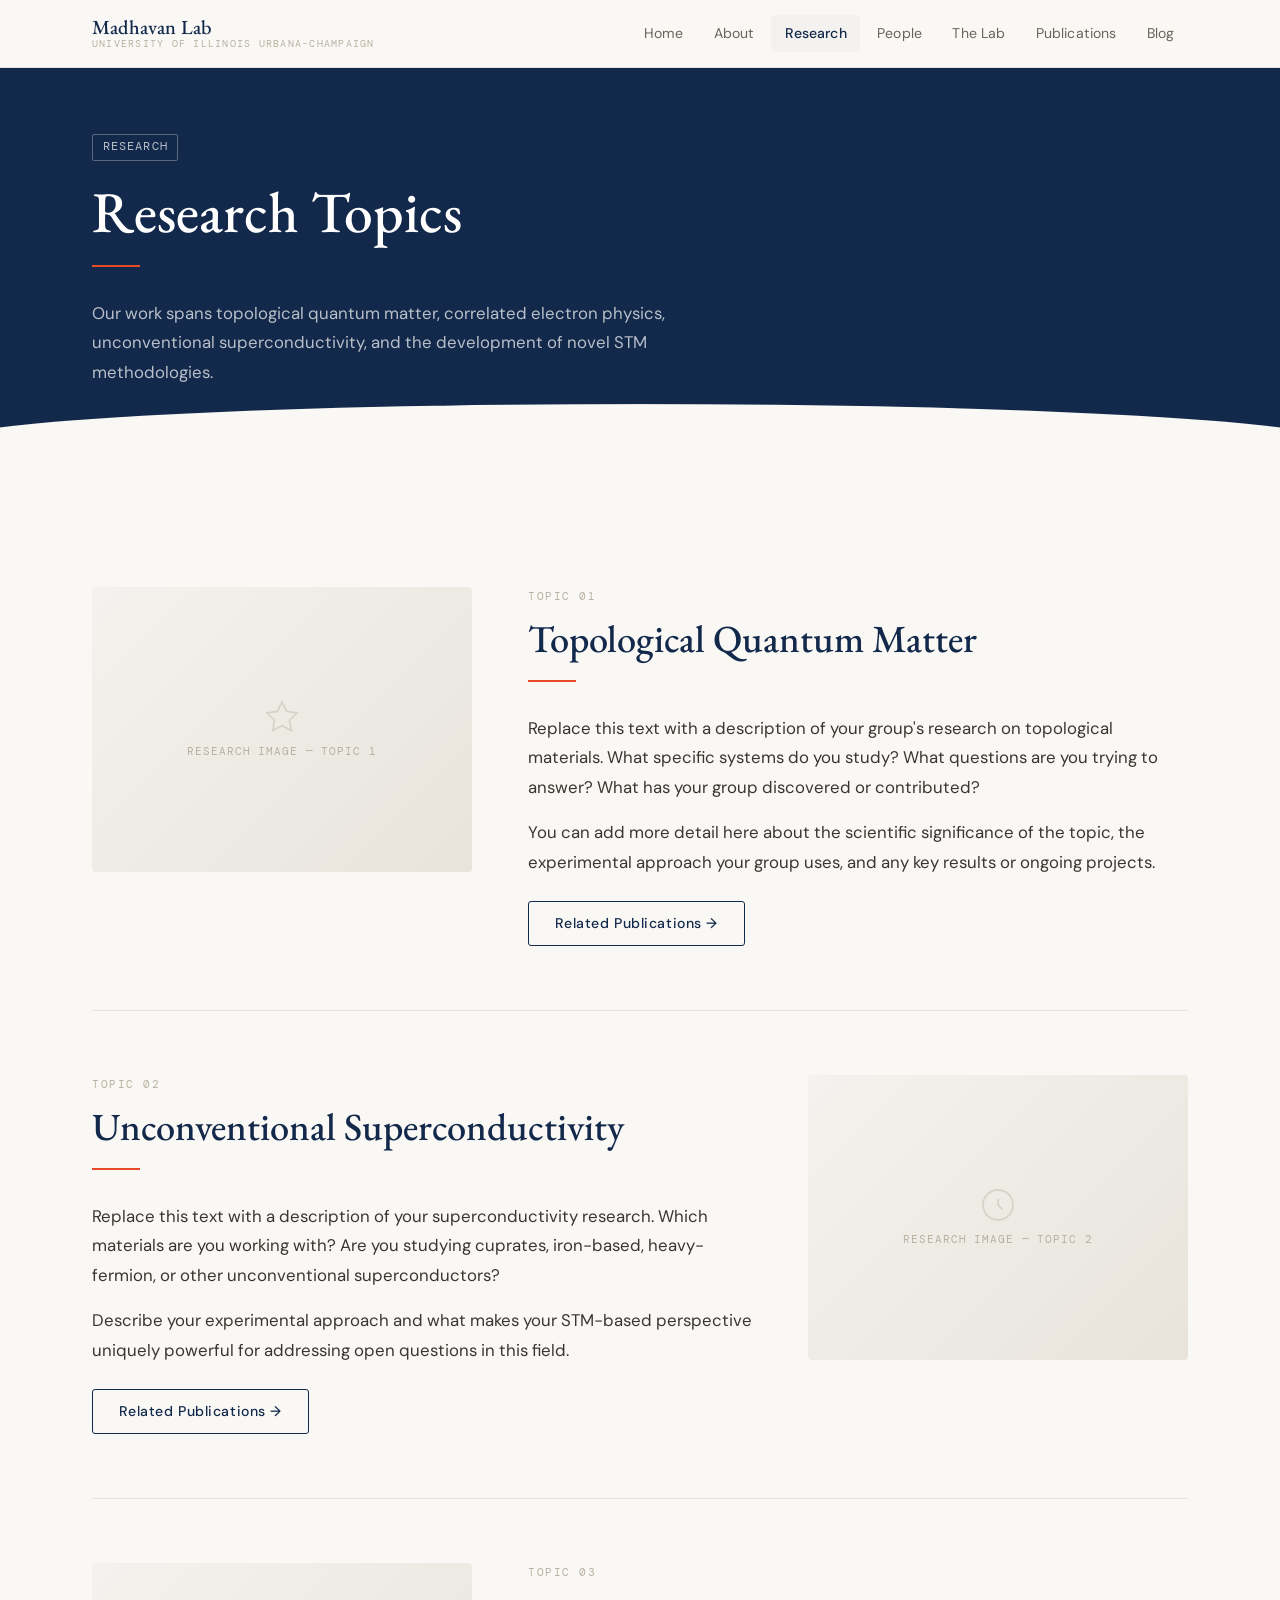
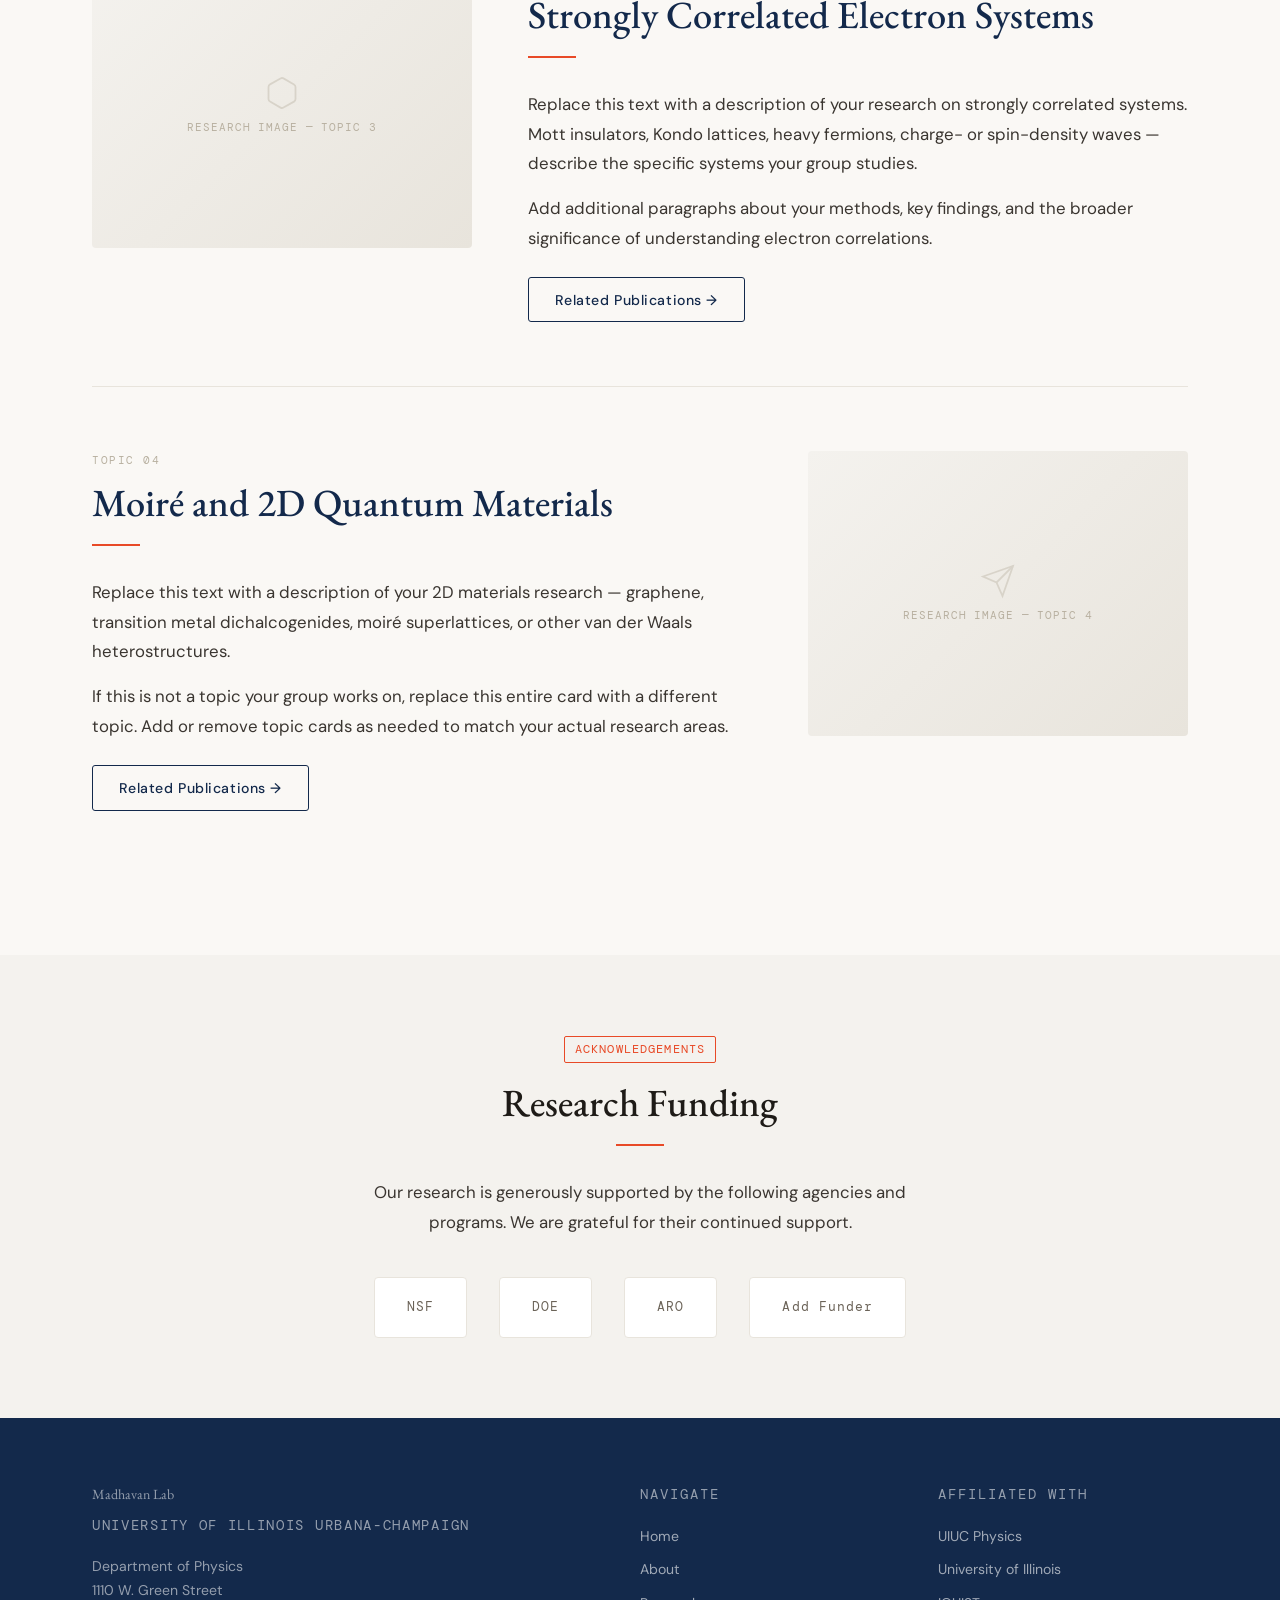
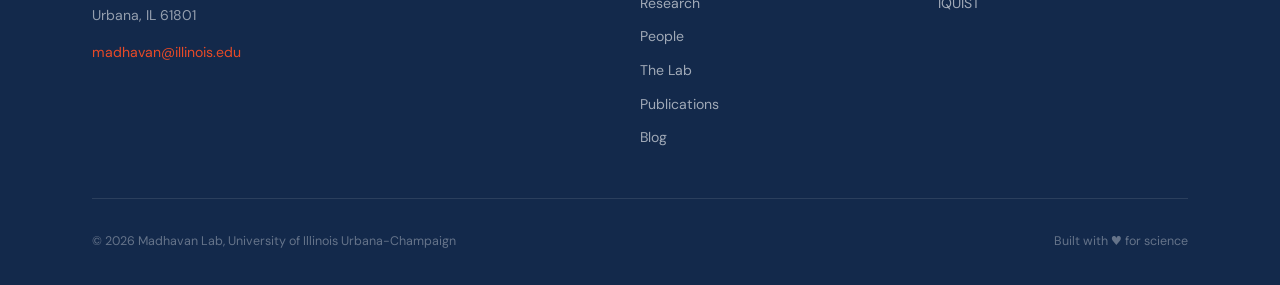
<file: pages/research.html>
<!DOCTYPE html>
<html lang="en">
<head>
  <meta charset="UTF-8" />
  <meta name="viewport" content="width=device-width, initial-scale=1.0" />
  <title>Research — Madhavan Lab</title>
  <link rel="stylesheet" href="../css/style.css" />
  <link rel="icon" href="../images/favicon.png" type="image/png" />
</head>
<body>

<nav class="nav">
  <div class="nav__inner">
    <a href="../index.html" class="nav__brand">
      <span class="nav__brand-name">Madhavan Lab</span>
      <span class="nav__brand-sub">University of Illinois Urbana-Champaign</span>
    </a>
    <button class="nav__toggle" aria-label="Toggle menu" aria-expanded="false">
      <span></span><span></span><span></span>
    </button>
    <ul class="nav__links">
      <li><a href="../index.html">Home</a></li>
      <li><a href="about.html">About</a></li>
      <li><a href="research.html">Research</a></li>
      <li><a href="people.html">People</a></li>
      <li><a href="lab.html">The Lab</a></li>
      <li><a href="publications.html">Publications</a></li>
      <li><a href="blog.html">Blog</a></li>
    </ul>
  </div>
</nav>

<div class="page-wrap">

  <!-- HERO -->
  <div class="page-hero">
    <div class="container fade-up">
      <span class="tag" style="border-color: rgba(255,255,255,0.3); color: rgba(255,255,255,0.7);">Research</span>
      <h1>Research Topics</h1>
      <div class="divider"></div>
      <p>Our work spans topological quantum matter, correlated electron physics, unconventional superconductivity, and the development of novel STM methodologies.</p>
    </div>
  </div>

  <!-- RESEARCH TOPICS -->
  <section class="section">
    <div class="container">

      <!-- Topic 1 -->
      <div class="research-topic">
        <div class="research-topic__img">
          <div class="img-placeholder" style="height: 100%; min-height: 260px;">
            <svg width="36" height="36" fill="none" stroke="currentColor" stroke-width="1.2" viewBox="0 0 24 24"><polygon points="12 2 15.09 8.26 22 9.27 17 14.14 18.18 21.02 12 17.77 5.82 21.02 7 14.14 2 9.27 8.91 8.26 12 2"/></svg>
            Research image — Topic 1
          </div>
        </div>
        <div class="research-topic__content">
          <p class="research-topic__num">Topic 01</p>
          <h2>Topological Quantum Matter</h2>
          <div class="divider"></div>
          <p style="margin-bottom: 1rem;">
            Replace this text with a description of your group's research on topological materials.
            What specific systems do you study? What questions are you trying to answer?
            What has your group discovered or contributed?
          </p>
          <p style="margin-bottom: 1.5rem;">
            You can add more detail here about the scientific significance of the topic,
            the experimental approach your group uses, and any key results or ongoing projects.
          </p>
          <a href="publications.html" class="btn btn--outline">Related Publications →</a>
        </div>
      </div>

      <!-- Topic 2 -->
      <div class="research-topic">
        <div class="research-topic__img">
          <div class="img-placeholder" style="height: 100%; min-height: 260px;">
            <svg width="36" height="36" fill="none" stroke="currentColor" stroke-width="1.2" viewBox="0 0 24 24"><circle cx="12" cy="12" r="10"/><path d="M12 8v4l3 3"/></svg>
            Research image — Topic 2
          </div>
        </div>
        <div class="research-topic__content">
          <p class="research-topic__num">Topic 02</p>
          <h2>Unconventional Superconductivity</h2>
          <div class="divider"></div>
          <p style="margin-bottom: 1rem;">
            Replace this text with a description of your superconductivity research.
            Which materials are you working with? Are you studying cuprates, iron-based,
            heavy-fermion, or other unconventional superconductors?
          </p>
          <p style="margin-bottom: 1.5rem;">
            Describe your experimental approach and what makes your STM-based perspective
            uniquely powerful for addressing open questions in this field.
          </p>
          <a href="publications.html" class="btn btn--outline">Related Publications →</a>
        </div>
      </div>

      <!-- Topic 3 -->
      <div class="research-topic">
        <div class="research-topic__img">
          <div class="img-placeholder" style="height: 100%; min-height: 260px;">
            <svg width="36" height="36" fill="none" stroke="currentColor" stroke-width="1.2" viewBox="0 0 24 24"><path d="M21 16V8a2 2 0 0 0-1-1.73l-7-4a2 2 0 0 0-2 0l-7 4A2 2 0 0 0 3 8v8a2 2 0 0 0 1 1.73l7 4a2 2 0 0 0 2 0l7-4A2 2 0 0 0 21 16z"/></svg>
            Research image — Topic 3
          </div>
        </div>
        <div class="research-topic__content">
          <p class="research-topic__num">Topic 03</p>
          <h2>Strongly Correlated Electron Systems</h2>
          <div class="divider"></div>
          <p style="margin-bottom: 1rem;">
            Replace this text with a description of your research on strongly correlated systems.
            Mott insulators, Kondo lattices, heavy fermions, charge- or spin-density waves —
            describe the specific systems your group studies.
          </p>
          <p style="margin-bottom: 1.5rem;">
            Add additional paragraphs about your methods, key findings, and the broader
            significance of understanding electron correlations.
          </p>
          <a href="publications.html" class="btn btn--outline">Related Publications →</a>
        </div>
      </div>

      <!-- Topic 4 -->
      <div class="research-topic">
        <div class="research-topic__img">
          <div class="img-placeholder" style="height: 100%; min-height: 260px;">
            <svg width="36" height="36" fill="none" stroke="currentColor" stroke-width="1.2" viewBox="0 0 24 24"><line x1="22" y1="2" x2="11" y2="13"/><polygon points="22 2 15 22 11 13 2 9 22 2"/></svg>
            Research image — Topic 4
          </div>
        </div>
        <div class="research-topic__content">
          <p class="research-topic__num">Topic 04</p>
          <h2>Moiré and 2D Quantum Materials</h2>
          <div class="divider"></div>
          <p style="margin-bottom: 1rem;">
            Replace this text with a description of your 2D materials research — graphene,
            transition metal dichalcogenides, moiré superlattices, or other van der Waals heterostructures.
          </p>
          <p style="margin-bottom: 1.5rem;">
            If this is not a topic your group works on, replace this entire card with a
            different topic. Add or remove topic cards as needed to match your actual research areas.
          </p>
          <a href="publications.html" class="btn btn--outline">Related Publications →</a>
        </div>
      </div>

    </div>
  </section>

  <!-- FUNDING -->
  <section class="section section--gray">
    <div class="container" style="text-align: center;">
      <span class="tag">Acknowledgements</span>
      <h2>Research Funding</h2>
      <div class="divider divider--center"></div>
      <p style="max-width: 600px; margin: 0 auto 2.5rem;">
        Our research is generously supported by the following agencies and programs.
        We are grateful for their continued support.
      </p>
      <!-- Add your funding logos / names here -->
      <div style="display: flex; gap: 2rem; justify-content: center; flex-wrap: wrap; align-items: center;">
        <div style="background: white; border: 1px solid var(--gray-2); border-radius: 4px; padding: 1.2rem 2rem; font-family: var(--mono); font-size: 0.8rem; color: var(--gray-4); letter-spacing: 0.08em;">NSF</div>
        <div style="background: white; border: 1px solid var(--gray-2); border-radius: 4px; padding: 1.2rem 2rem; font-family: var(--mono); font-size: 0.8rem; color: var(--gray-4); letter-spacing: 0.08em;">DOE</div>
        <div style="background: white; border: 1px solid var(--gray-2); border-radius: 4px; padding: 1.2rem 2rem; font-family: var(--mono); font-size: 0.8rem; color: var(--gray-4); letter-spacing: 0.08em;">ARO</div>
        <div style="background: white; border: 1px solid var(--gray-2); border-radius: 4px; padding: 1.2rem 2rem; font-family: var(--mono); font-size: 0.8rem; color: var(--gray-4); letter-spacing: 0.08em;">Add Funder</div>
      </div>
    </div>
  </section>

</div>

<footer class="footer">
  <div class="container">
    <div class="footer__inner">
      <div>
        <p class="footer__brand-name">Madhavan Lab</p>
        <p class="footer__brand-sub">University of Illinois Urbana-Champaign</p>
        <p>Department of Physics<br>1110 W. Green Street<br>Urbana, IL 61801</p>
        <p style="margin-top: 0.8rem;"><a href="mailto:madhavan@illinois.edu" style="color: var(--orange);">madhavan@illinois.edu</a></p>
      </div>
      <div>
        <p class="footer__heading">Navigate</p>
        <ul class="footer__links">
          <li><a href="../index.html">Home</a></li>
          <li><a href="about.html">About</a></li>
          <li><a href="research.html">Research</a></li>
          <li><a href="people.html">People</a></li>
          <li><a href="lab.html">The Lab</a></li>
          <li><a href="publications.html">Publications</a></li>
          <li><a href="blog.html">Blog</a></li>
        </ul>
      </div>
      <div>
        <p class="footer__heading">Affiliated With</p>
        <ul class="footer__links">
          <li><a href="https://physics.illinois.edu" target="_blank">UIUC Physics</a></li>
          <li><a href="https://illinois.edu" target="_blank">University of Illinois</a></li>
          <li><a href="https://iquist.illinois.edu" target="_blank">IQUIST</a></li>
        </ul>
      </div>
    </div>
    <div class="footer__bottom">
      <p>© <span id="yr"></span> Madhavan Lab, University of Illinois Urbana-Champaign</p>
      <p>Built with ♥ for science</p>
    </div>
  </div>
</footer>

<script src="../js/main.js"></script>
<script>document.getElementById('yr').textContent = new Date().getFullYear();</script>
</body>
</html>
</file>
<file: css/style.css>
/* ============================================
   MADHAVAN LAB — UIUC
   Stylesheet: Light Academic / Editorial
   ============================================ */

@import url('https://fonts.googleapis.com/css2?family=EB+Garamond:ital,wght@0,400;0,500;0,600;1,400;1,500&family=DM+Sans:wght@300;400;500&family=DM+Mono:wght@400;500&display=swap');

/* --- Variables --- */
:root {
  --navy:       #1a2744;
  --navy-mid:   #263660;
  --orange:     #e84a27;      /* UIUC illini orange */
  --blue:       #13294b;      /* UIUC illini blue  */
  --cream:      #faf8f5;
  --warm-white: #ffffff;
  --gray-1:     #f4f2ee;
  --gray-2:     #e8e4dc;
  --gray-3:     #b8b0a0;
  --gray-4:     #6b6358;
  --gray-5:     #3a3530;
  --text:       #1e1b17;
  --serif:      'EB Garamond', Georgia, serif;
  --sans:       'DM Sans', system-ui, sans-serif;
  --mono:       'DM Mono', 'Courier New', monospace;
  --nav-h:      68px;
  --max-w:      1160px;
  --transition: 0.22s ease;
}

/* --- Reset --- */
*, *::before, *::after { box-sizing: border-box; margin: 0; padding: 0; }
html { scroll-behavior: smooth; font-size: 16px; }
body {
  font-family: var(--sans);
  background: var(--cream);
  color: var(--text);
  line-height: 1.6;
  -webkit-font-smoothing: antialiased;
}
img { display: block; max-width: 100%; }
a { color: inherit; text-decoration: none; }

/* --- Typography --- */
h1, h2, h3, h4 { font-family: var(--serif); line-height: 1.2; }
h1 { font-size: clamp(2.2rem, 5vw, 3.6rem); font-weight: 500; }
h2 { font-size: clamp(1.6rem, 3vw, 2.4rem); font-weight: 500; }
h3 { font-size: clamp(1.2rem, 2vw, 1.6rem); font-weight: 400; }
h4 { font-size: 1.1rem; font-weight: 500; }
p  { font-size: 1.05rem; color: var(--gray-5); line-height: 1.75; }

.serif { font-family: var(--serif); }
.mono  { font-family: var(--mono); }

/* --- Utility --- */
.container { max-width: var(--max-w); margin: 0 auto; padding: 0 2rem; }
.section    { padding: 5rem 0; }
.section--gray { background: var(--gray-1); }
.divider { width: 48px; height: 2px; background: var(--orange); margin: 1.2rem 0 2rem; }
.divider--center { margin-left: auto; margin-right: auto; }
.tag {
  display: inline-block;
  font-family: var(--mono);
  font-size: 0.72rem;
  letter-spacing: 0.1em;
  text-transform: uppercase;
  color: var(--orange);
  padding: 0.2rem 0.6rem;
  border: 1px solid var(--orange);
  border-radius: 2px;
  margin-bottom: 1rem;
}
.btn {
  display: inline-block;
  padding: 0.65rem 1.6rem;
  font-family: var(--sans);
  font-size: 0.88rem;
  font-weight: 500;
  letter-spacing: 0.04em;
  border-radius: 3px;
  transition: var(--transition);
  cursor: pointer;
}
.btn--primary {
  background: var(--blue);
  color: #fff;
  border: 1.5px solid var(--blue);
}
.btn--primary:hover { background: var(--navy); border-color: var(--navy); }
.btn--outline {
  background: transparent;
  color: var(--blue);
  border: 1.5px solid var(--blue);
}
.btn--outline:hover { background: var(--blue); color: #fff; }

/* ============================================
   NAVIGATION
   ============================================ */
.nav {
  position: fixed;
  top: 0; left: 0; right: 0;
  height: var(--nav-h);
  background: rgba(250,248,245,0.96);
  backdrop-filter: blur(10px);
  border-bottom: 1px solid var(--gray-2);
  z-index: 1000;
  display: flex;
  align-items: center;
}
.nav__inner {
  display: flex;
  align-items: center;
  justify-content: space-between;
  width: 100%;
  max-width: var(--max-w);
  margin: 0 auto;
  padding: 0 2rem;
}
.nav__brand {
  display: flex;
  flex-direction: column;
  line-height: 1;
}
.nav__brand-name {
  font-family: var(--serif);
  font-size: 1.25rem;
  font-weight: 500;
  color: var(--blue);
  letter-spacing: 0.01em;
}
.nav__brand-sub {
  font-family: var(--mono);
  font-size: 0.65rem;
  letter-spacing: 0.12em;
  text-transform: uppercase;
  color: var(--gray-3);
  margin-top: 2px;
}
.nav__links {
  display: flex;
  align-items: center;
  gap: 0.2rem;
  list-style: none;
}
.nav__links a {
  display: block;
  padding: 0.45rem 0.85rem;
  font-size: 0.88rem;
  font-weight: 400;
  color: var(--gray-4);
  border-radius: 3px;
  transition: var(--transition);
  letter-spacing: 0.01em;
}
.nav__links a:hover,
.nav__links a.active {
  color: var(--blue);
  background: var(--gray-1);
}
.nav__links a.active { font-weight: 500; }

/* Hamburger */
.nav__toggle {
  display: none;
  flex-direction: column;
  gap: 5px;
  cursor: pointer;
  padding: 4px;
  background: none;
  border: none;
}
.nav__toggle span {
  display: block;
  width: 22px;
  height: 2px;
  background: var(--gray-5);
  transition: var(--transition);
}

@media (max-width: 768px) {
  .nav__toggle { display: flex; }
  .nav__links {
    position: fixed;
    top: var(--nav-h);
    left: 0; right: 0;
    background: var(--cream);
    border-bottom: 1px solid var(--gray-2);
    flex-direction: column;
    align-items: stretch;
    gap: 0;
    padding: 1rem;
    display: none;
  }
  .nav__links.open { display: flex; }
  .nav__links a { padding: 0.7rem 1rem; }
}

/* ============================================
   PAGE WRAPPER
   ============================================ */
.page-wrap { padding-top: var(--nav-h); }

/* ============================================
   PAGE HERO (internal pages)
   ============================================ */
.page-hero {
  background: var(--blue);
  padding: 4rem 0 3.5rem;
  position: relative;
  overflow: hidden;
}
.page-hero::after {
  content: '';
  position: absolute;
  bottom: -1px; left: 0; right: 0;
  height: 40px;
  background: var(--cream);
  clip-path: ellipse(55% 100% at 50% 100%);
}
.page-hero h1 { color: #fff; }
.page-hero .divider { background: var(--orange); }
.page-hero p { color: rgba(255,255,255,0.7); max-width: 580px; }

/* ============================================
   HOME — HERO
   ============================================ */
.home-hero {
  min-height: calc(100vh - var(--nav-h));
  display: grid;
  grid-template-columns: 1fr 1fr;
  align-items: center;
  gap: 4rem;
  padding: 5rem 0;
}
.home-hero__text .eyebrow {
  font-family: var(--mono);
  font-size: 0.75rem;
  letter-spacing: 0.14em;
  text-transform: uppercase;
  color: var(--orange);
  margin-bottom: 1.2rem;
}
.home-hero__text h1 { color: var(--blue); margin-bottom: 1.2rem; }
.home-hero__text p { font-size: 1.1rem; margin-bottom: 2rem; max-width: 480px; }
.home-hero__btns { display: flex; gap: 1rem; flex-wrap: wrap; }
.home-hero__images {
  display: grid;
  grid-template-columns: 1fr 1fr;
  grid-template-rows: 220px 160px;
  gap: 12px;
}
.home-hero__img-box {
  background: var(--gray-2);
  border-radius: 4px;
  overflow: hidden;
  position: relative;
}
.home-hero__img-box:first-child {
  grid-column: 1 / -1;
}
.home-hero__img-box img {
  width: 100%; height: 100%;
  object-fit: cover;
  transition: transform 0.5s ease;
}
.home-hero__img-box:hover img { transform: scale(1.04); }
.img-placeholder {
  width: 100%; height: 100%;
  background: linear-gradient(135deg, var(--gray-1) 0%, var(--gray-2) 100%);
  display: flex;
  flex-direction: column;
  align-items: center;
  justify-content: center;
  color: var(--gray-3);
  font-family: var(--mono);
  font-size: 0.7rem;
  letter-spacing: 0.08em;
  text-transform: uppercase;
  gap: 8px;
}
.img-placeholder svg { opacity: 0.4; }

@media (max-width: 900px) {
  .home-hero { grid-template-columns: 1fr; min-height: auto; }
  .home-hero__images { order: -1; grid-template-rows: 180px 120px; }
}

/* ============================================
   HOME — HIGHLIGHTS BAR
   ============================================ */
.highlights-bar {
  background: var(--blue);
  color: #fff;
  padding: 1.4rem 0;
}
.highlights-bar__inner {
  display: flex;
  gap: 3rem;
  align-items: center;
  flex-wrap: wrap;
}
.highlights-bar__item {
  display: flex;
  align-items: center;
  gap: 0.7rem;
}
.highlights-bar__num {
  font-family: var(--serif);
  font-size: 2rem;
  font-weight: 500;
  color: var(--orange);
}
.highlights-bar__label {
  font-size: 0.82rem;
  color: rgba(255,255,255,0.7);
  line-height: 1.3;
}

/* ============================================
   HOME — FEATURED PUBLICATIONS
   ============================================ */
.pub-card {
  background: var(--warm-white);
  border: 1px solid var(--gray-2);
  border-radius: 4px;
  padding: 1.6rem 1.8rem;
  transition: var(--transition);
  position: relative;
}
.pub-card:hover { border-color: var(--orange); box-shadow: 0 4px 20px rgba(0,0,0,0.06); }
.pub-card__journal {
  font-family: var(--mono);
  font-size: 0.72rem;
  letter-spacing: 0.1em;
  text-transform: uppercase;
  color: var(--orange);
  margin-bottom: 0.5rem;
}
.pub-card__title {
  font-family: var(--serif);
  font-size: 1.15rem;
  color: var(--blue);
  margin-bottom: 0.4rem;
  line-height: 1.4;
}
.pub-card__authors {
  font-size: 0.85rem;
  color: var(--gray-3);
  margin-bottom: 0.8rem;
  font-style: italic;
}
.pub-card__link {
  font-size: 0.82rem;
  font-weight: 500;
  color: var(--orange);
  display: inline-flex;
  align-items: center;
  gap: 4px;
  transition: var(--transition);
}
.pub-card__link:hover { gap: 8px; }

.pubs-grid { display: grid; grid-template-columns: repeat(auto-fill, minmax(300px, 1fr)); gap: 1.2rem; }

/* ============================================
   HOME — NEWS
   ============================================ */
.news-list { display: flex; flex-direction: column; gap: 1px; }
.news-item {
  display: grid;
  grid-template-columns: 100px 1fr;
  gap: 1.5rem;
  padding: 1.4rem 0;
  border-bottom: 1px solid var(--gray-2);
  align-items: start;
}
.news-item__date {
  font-family: var(--mono);
  font-size: 0.75rem;
  letter-spacing: 0.06em;
  color: var(--gray-3);
  padding-top: 0.15rem;
}
.news-item__title {
  font-family: var(--serif);
  font-size: 1.05rem;
  color: var(--blue);
  margin-bottom: 0.25rem;
}
.news-item__excerpt { font-size: 0.9rem; color: var(--gray-4); }

/* ============================================
   TWO-COL SECTION
   ============================================ */
.two-col {
  display: grid;
  grid-template-columns: 1fr 1fr;
  gap: 5rem;
  align-items: start;
}
.two-col--reverse .two-col__media { order: -1; }
@media (max-width: 768px) {
  .two-col { grid-template-columns: 1fr; gap: 2.5rem; }
  .two-col--reverse .two-col__media { order: 0; }
}
.two-col__media {
  border-radius: 4px;
  overflow: hidden;
  background: var(--gray-2);
  aspect-ratio: 4/3;
}
.two-col__media img { width: 100%; height: 100%; object-fit: cover; }

/* ============================================
   ABOUT PAGE
   ============================================ */
.pi-card {
  background: var(--warm-white);
  border: 1px solid var(--gray-2);
  border-radius: 4px;
  padding: 2.5rem;
  display: grid;
  grid-template-columns: 200px 1fr;
  gap: 2.5rem;
  align-items: start;
}
.pi-card__photo {
  width: 200px;
  height: 240px;
  border-radius: 3px;
  object-fit: cover;
  background: var(--gray-2);
}
.pi-card__name { font-family: var(--serif); font-size: 1.8rem; color: var(--blue); }
.pi-card__title { font-size: 0.9rem; color: var(--gray-3); margin: 0.3rem 0 1rem; }
.pi-card__links { display: flex; gap: 0.8rem; flex-wrap: wrap; margin-top: 1.2rem; }
@media (max-width: 640px) {
  .pi-card { grid-template-columns: 1fr; }
  .pi-card__photo { width: 140px; height: 170px; }
}

.stm-explainer {
  display: grid;
  grid-template-columns: repeat(3, 1fr);
  gap: 1.5rem;
  margin-top: 2rem;
}
.stm-explainer__card {
  background: var(--warm-white);
  border: 1px solid var(--gray-2);
  border-radius: 4px;
  padding: 1.6rem;
}
.stm-explainer__icon {
  width: 40px; height: 40px;
  background: var(--gray-1);
  border-radius: 50%;
  display: flex; align-items: center; justify-content: center;
  margin-bottom: 1rem;
  color: var(--orange);
}
.stm-explainer__card h4 { color: var(--blue); margin-bottom: 0.5rem; }
@media (max-width: 768px) { .stm-explainer { grid-template-columns: 1fr; } }

/* ============================================
   RESEARCH PAGE
   ============================================ */
.research-topic {
  display: grid;
  grid-template-columns: 380px 1fr;
  gap: 3.5rem;
  align-items: start;
  padding: 4rem 0;
  border-bottom: 1px solid var(--gray-2);
}
.research-topic:last-child { border-bottom: none; }
.research-topic:nth-child(even) { direction: rtl; }
.research-topic:nth-child(even) > * { direction: ltr; }
.research-topic__img {
  border-radius: 4px;
  overflow: hidden;
  background: var(--gray-2);
  aspect-ratio: 4/3;
}
.research-topic__img img { width: 100%; height: 100%; object-fit: cover; }
.research-topic__num {
  font-family: var(--mono);
  font-size: 0.7rem;
  letter-spacing: 0.14em;
  color: var(--gray-3);
  text-transform: uppercase;
  margin-bottom: 0.5rem;
}
.research-topic h2 { color: var(--blue); margin-bottom: 0.8rem; }
@media (max-width: 900px) {
  .research-topic { grid-template-columns: 1fr; direction: ltr !important; }
  .research-topic:nth-child(even) { direction: ltr; }
}

/* ============================================
   PEOPLE PAGE
   ============================================ */
.people-section-title {
  font-family: var(--mono);
  font-size: 0.72rem;
  letter-spacing: 0.14em;
  text-transform: uppercase;
  color: var(--gray-3);
  margin-bottom: 1.8rem;
  padding-bottom: 0.8rem;
  border-bottom: 1px solid var(--gray-2);
}
.people-grid {
  display: grid;
  grid-template-columns: repeat(auto-fill, minmax(220px, 1fr));
  gap: 1.8rem;
  margin-bottom: 4rem;
}
.person-card {
  background: var(--warm-white);
  border: 1px solid var(--gray-2);
  border-radius: 4px;
  overflow: hidden;
  transition: var(--transition);
}
.person-card:hover { box-shadow: 0 6px 24px rgba(0,0,0,0.08); transform: translateY(-2px); }
.person-card__photo {
  width: 100%;
  aspect-ratio: 1;
  object-fit: cover;
  background: var(--gray-1);
}
.person-card__info { padding: 1.2rem; }
.person-card__name { font-family: var(--serif); font-size: 1.05rem; color: var(--blue); }
.person-card__role { font-size: 0.8rem; color: var(--gray-3); margin: 0.2rem 0 0.6rem; }
.person-card__email {
  font-family: var(--mono);
  font-size: 0.72rem;
  color: var(--orange);
  display: inline-flex; align-items: center; gap: 4px;
}
.person-card__email:hover { text-decoration: underline; }

.alumni-table { width: 100%; border-collapse: collapse; }
.alumni-table th {
  font-family: var(--mono);
  font-size: 0.72rem;
  letter-spacing: 0.1em;
  text-transform: uppercase;
  color: var(--gray-3);
  text-align: left;
  padding: 0.6rem 1rem;
  background: var(--gray-1);
  border-bottom: 1px solid var(--gray-2);
}
.alumni-table td {
  padding: 0.9rem 1rem;
  font-size: 0.9rem;
  border-bottom: 1px solid var(--gray-2);
  color: var(--gray-5);
}
.alumni-table tr:hover td { background: var(--gray-1); }

/* ============================================
   THE LAB PAGE
   ============================================ */
.instrument-card {
  background: var(--warm-white);
  border: 1px solid var(--gray-2);
  border-radius: 4px;
  overflow: hidden;
  margin-bottom: 3rem;
}
.instrument-card__gallery {
  display: grid;
  grid-template-columns: 2fr 1fr;
  height: 340px;
}
.instrument-card__gallery-main {
  background: var(--gray-1);
  overflow: hidden;
}
.instrument-card__gallery-main img { width: 100%; height: 100%; object-fit: cover; }
.instrument-card__gallery-thumbs {
  display: flex; flex-direction: column; gap: 2px;
}
.instrument-card__gallery-thumb {
  flex: 1;
  background: var(--gray-2);
  overflow: hidden;
}
.instrument-card__gallery-thumb img { width: 100%; height: 100%; object-fit: cover; }
.instrument-card__body { padding: 2rem 2.2rem; }
.instrument-card__body h3 { color: var(--blue); margin-bottom: 0.5rem; }
.instrument-card__specs {
  display: flex; flex-wrap: wrap; gap: 0.6rem;
  margin-top: 1.2rem;
}
.spec-chip {
  background: var(--gray-1);
  border: 1px solid var(--gray-2);
  padding: 0.3rem 0.8rem;
  border-radius: 2px;
  font-family: var(--mono);
  font-size: 0.72rem;
  letter-spacing: 0.06em;
  color: var(--gray-4);
}
@media (max-width: 640px) {
  .instrument-card__gallery { grid-template-columns: 1fr; height: 220px; }
  .instrument-card__gallery-thumbs { display: none; }
}

/* ============================================
   PUBLICATIONS PAGE
   ============================================ */
.pub-year-group { margin-bottom: 3rem; }
.pub-year-label {
  font-family: var(--serif);
  font-size: 2rem;
  color: var(--blue);
  border-bottom: 2px solid var(--orange);
  padding-bottom: 0.5rem;
  margin-bottom: 1.5rem;
  display: inline-block;
}
.pub-entry {
  display: grid;
  grid-template-columns: 28px 1fr;
  gap: 1rem;
  padding: 1.1rem 0;
  border-bottom: 1px solid var(--gray-2);
  align-items: start;
}
.pub-entry__num {
  font-family: var(--mono);
  font-size: 0.72rem;
  color: var(--gray-3);
  padding-top: 0.2rem;
}
.pub-entry__title {
  font-family: var(--serif);
  font-size: 1.05rem;
  color: var(--blue);
  line-height: 1.4;
  margin-bottom: 0.2rem;
}
.pub-entry__title a:hover { text-decoration: underline; color: var(--orange); }
.pub-entry__details {
  font-size: 0.85rem;
  color: var(--gray-3);
  font-style: italic;
}

/* ============================================
   BLOG PAGE
   ============================================ */
.blog-grid {
  display: grid;
  grid-template-columns: repeat(auto-fill, minmax(320px, 1fr));
  gap: 2rem;
}
.blog-card {
  background: var(--warm-white);
  border: 1px solid var(--gray-2);
  border-radius: 4px;
  overflow: hidden;
  transition: var(--transition);
  display: flex; flex-direction: column;
}
.blog-card:hover { box-shadow: 0 6px 24px rgba(0,0,0,0.08); transform: translateY(-2px); }
.blog-card__img {
  aspect-ratio: 16/9;
  background: var(--gray-2);
  overflow: hidden;
}
.blog-card__img img { width: 100%; height: 100%; object-fit: cover; transition: transform 0.4s ease; }
.blog-card:hover .blog-card__img img { transform: scale(1.04); }
.blog-card__body { padding: 1.6rem; flex: 1; display: flex; flex-direction: column; }
.blog-card__meta {
  display: flex; gap: 0.8rem; align-items: center;
  margin-bottom: 0.8rem;
}
.blog-card__date {
  font-family: var(--mono);
  font-size: 0.72rem;
  letter-spacing: 0.06em;
  color: var(--gray-3);
}
.blog-card__category {
  font-family: var(--mono);
  font-size: 0.68rem;
  letter-spacing: 0.08em;
  text-transform: uppercase;
  color: var(--orange);
}
.blog-card__title {
  font-family: var(--serif);
  font-size: 1.2rem;
  color: var(--blue);
  line-height: 1.35;
  margin-bottom: 0.6rem;
}
.blog-card__excerpt { font-size: 0.88rem; color: var(--gray-4); flex: 1; }
.blog-card__read {
  margin-top: 1.2rem;
  font-size: 0.82rem;
  font-weight: 500;
  color: var(--orange);
  display: inline-flex; align-items: center; gap: 4px;
  transition: var(--transition);
}
.blog-card__read:hover { gap: 8px; }

/* ============================================
   FOOTER
   ============================================ */
.footer {
  background: var(--blue);
  color: rgba(255,255,255,0.85);
  padding: 4rem 0 2rem;
}
.footer__inner {
  display: grid;
  grid-template-columns: 2fr 1fr 1fr;
  gap: 3rem;
  margin-bottom: 3rem;
}
.footer__brand-name {
  font-family: var(--serif);
  font-size: 1.4rem;
  color: #fff;
  margin-bottom: 0.4rem;
}
.footer__brand-sub {
  font-family: var(--mono);
  font-size: 0.65rem;
  letter-spacing: 0.12em;
  text-transform: uppercase;
  color: rgba(255,255,255,0.4);
  margin-bottom: 1rem;
}
.footer p { color: rgba(255,255,255,0.55); font-size: 0.88rem; }
.footer__heading {
  font-family: var(--mono);
  font-size: 0.68rem;
  letter-spacing: 0.14em;
  text-transform: uppercase;
  color: var(--orange);
  margin-bottom: 1rem;
}
.footer__links { list-style: none; display: flex; flex-direction: column; gap: 0.5rem; }
.footer__links a {
  font-size: 0.88rem;
  color: rgba(255,255,255,0.6);
  transition: var(--transition);
}
.footer__links a:hover { color: #fff; }
.footer__bottom {
  padding-top: 2rem;
  border-top: 1px solid rgba(255,255,255,0.1);
  display: flex; justify-content: space-between; align-items: center; flex-wrap: wrap; gap: 1rem;
}
.footer__bottom p { font-size: 0.78rem; color: rgba(255,255,255,0.35); }
@media (max-width: 768px) { .footer__inner { grid-template-columns: 1fr 1fr; } }
@media (max-width: 500px) { .footer__inner { grid-template-columns: 1fr; } }

/* ============================================
   ANIMATIONS
   ============================================ */
@keyframes fadeUp {
  from { opacity: 0; transform: translateY(24px); }
  to   { opacity: 1; transform: translateY(0); }
}
.fade-up { animation: fadeUp 0.6s ease both; }
.fade-up-1 { animation-delay: 0.1s; }
.fade-up-2 { animation-delay: 0.22s; }
.fade-up-3 { animation-delay: 0.34s; }
.fade-up-4 { animation-delay: 0.46s; }
</file>
